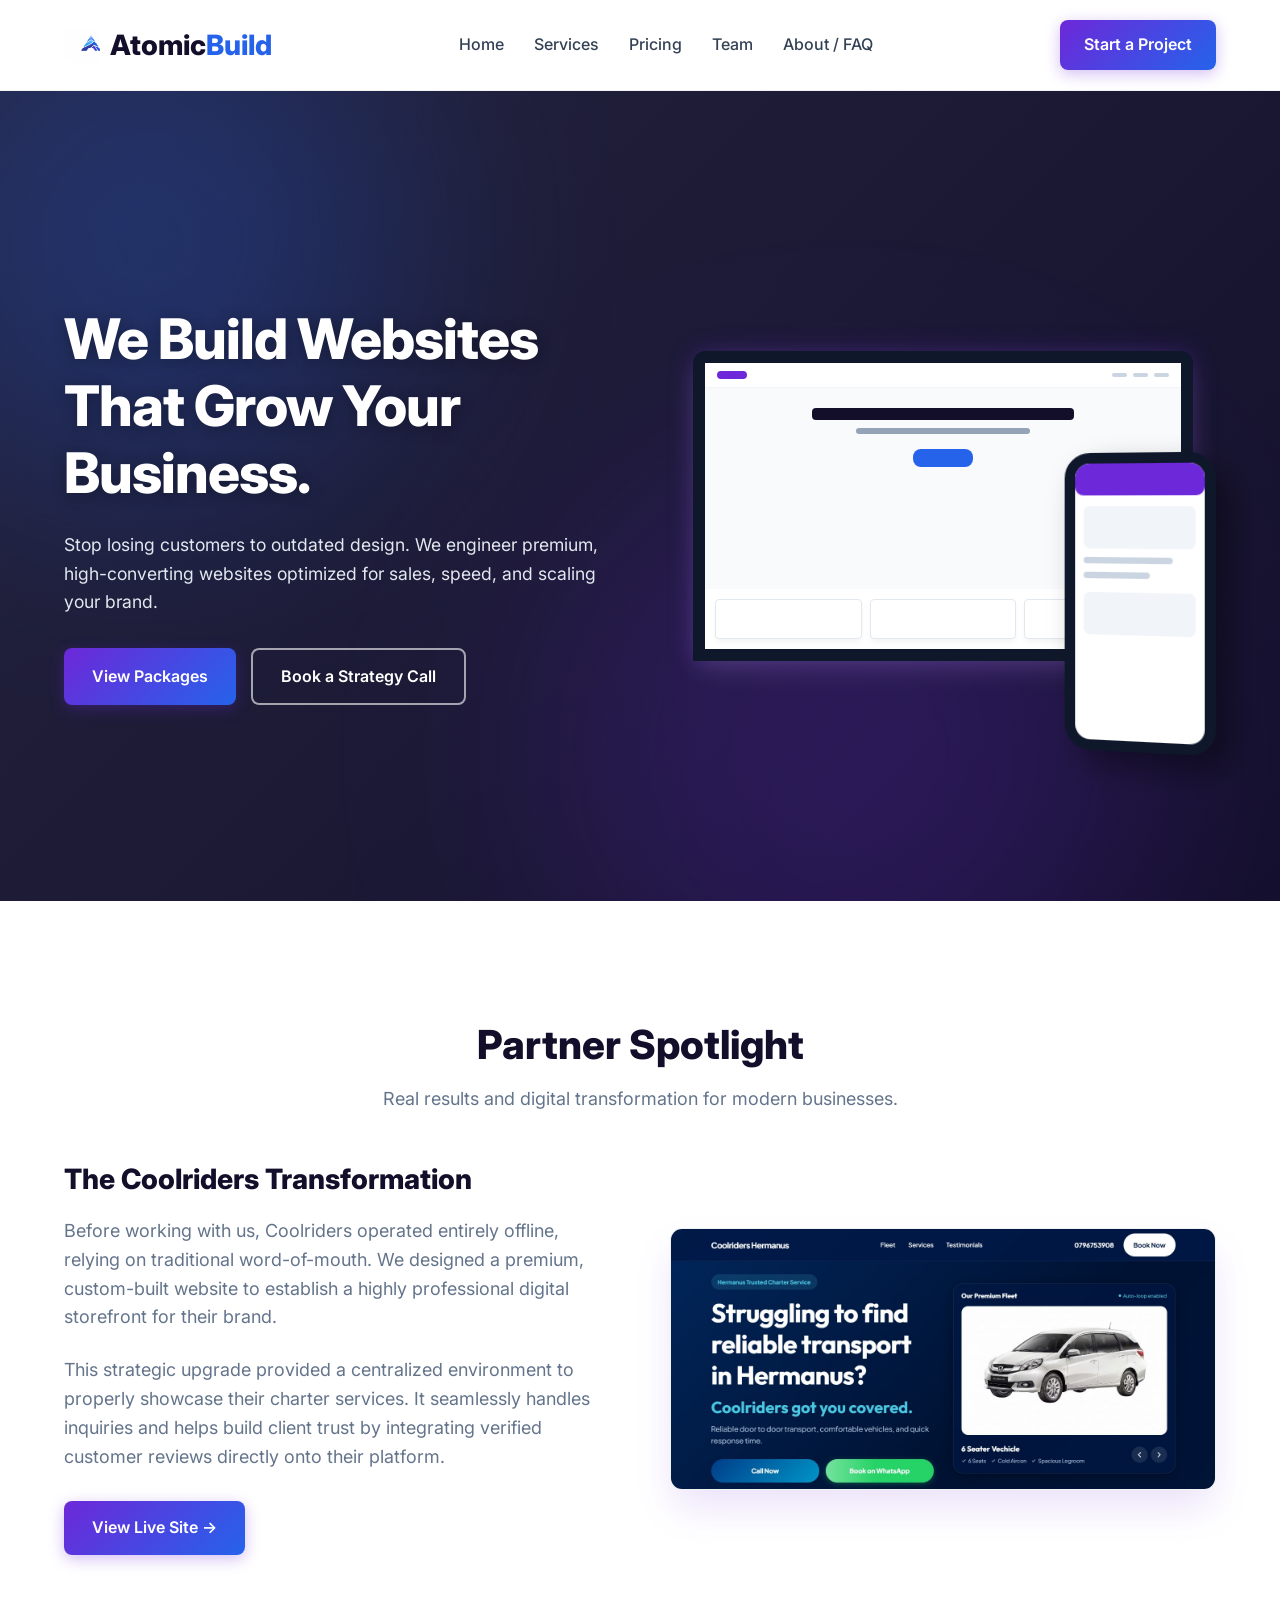
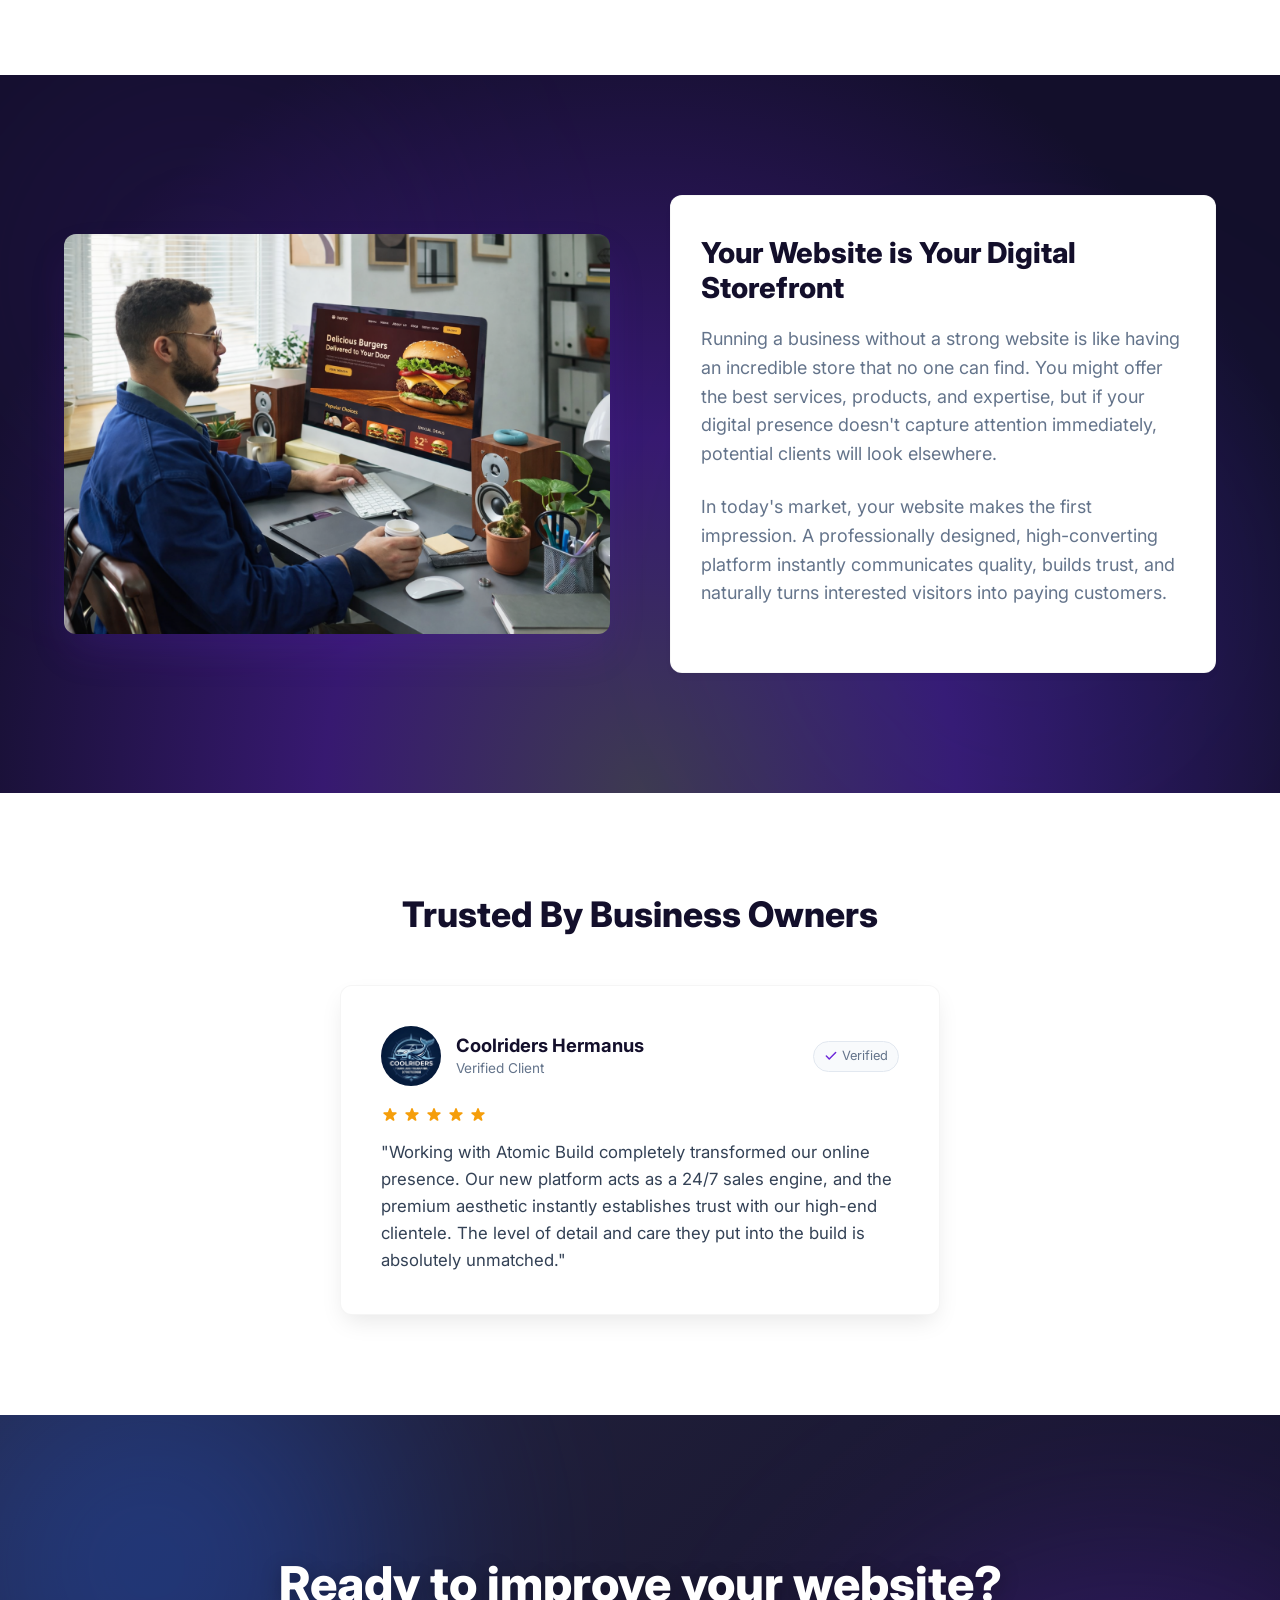
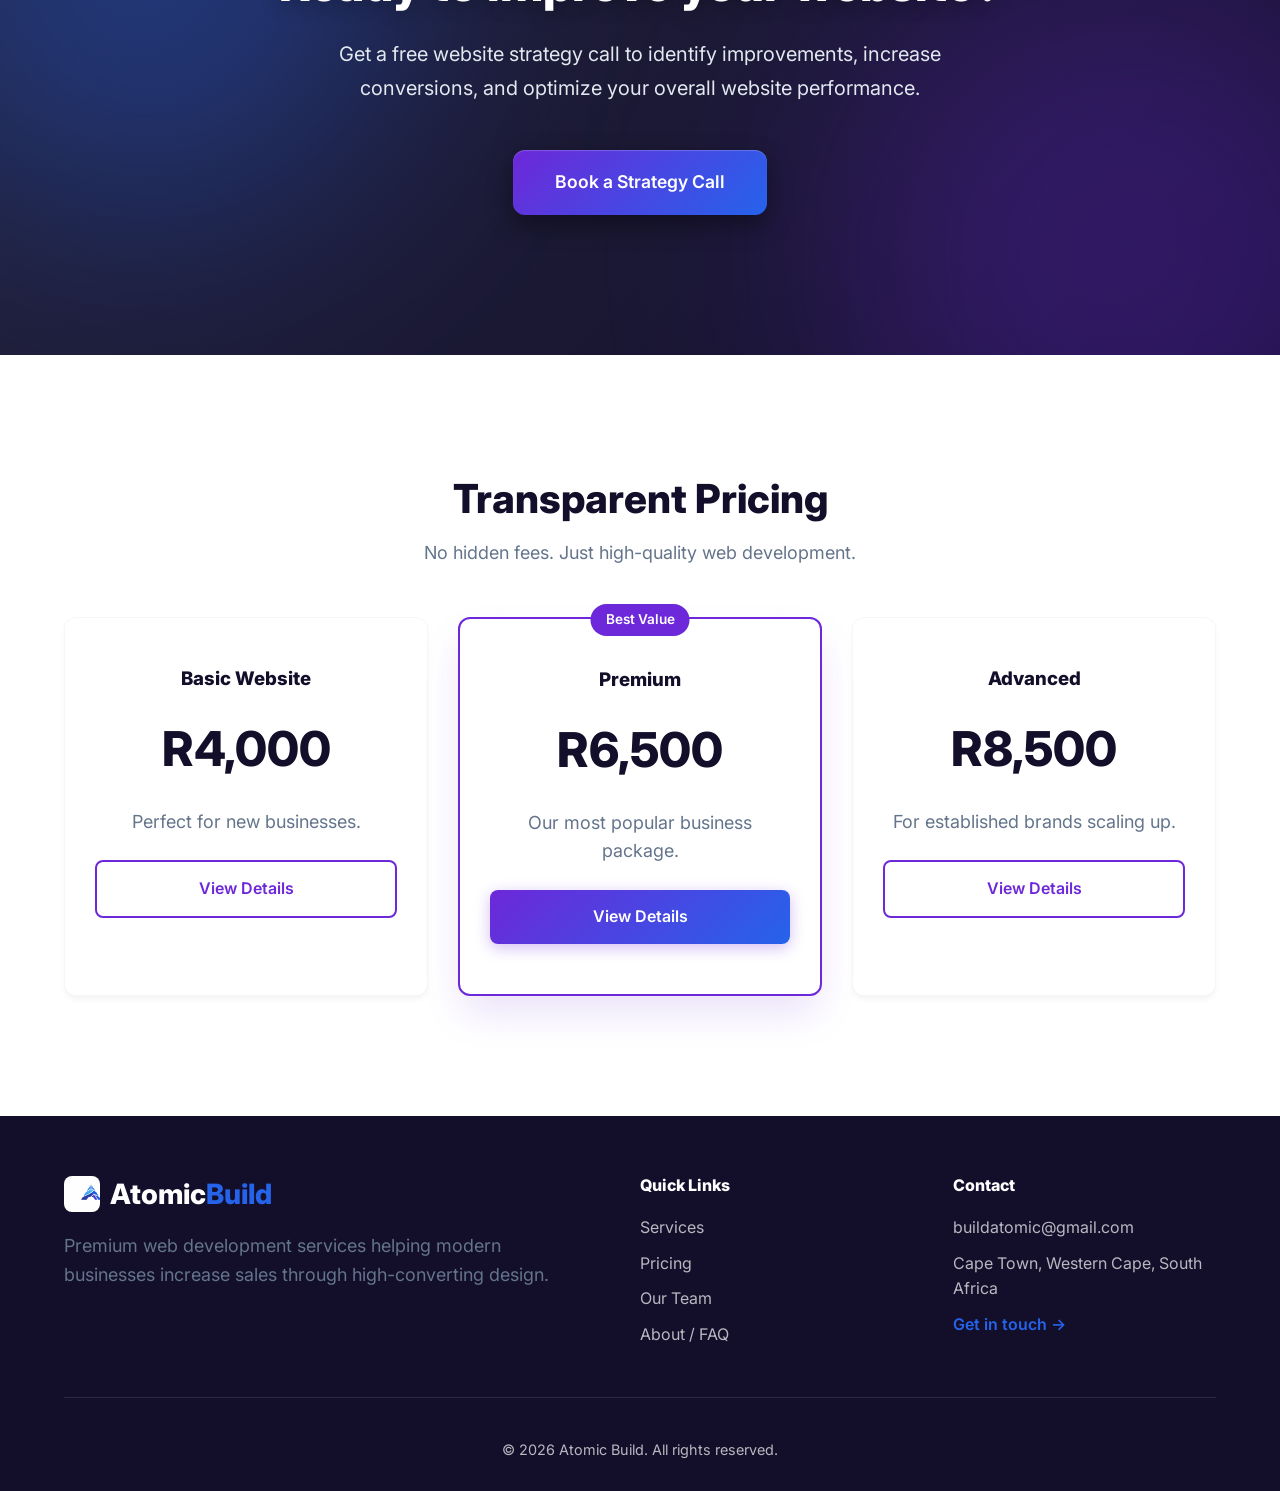
<file: index.html>
<!DOCTYPE html>
<html lang="en">
<head>
    <meta charset="UTF-8">
    <meta name="viewport" content="width=device-width, initial-scale=1.0">
    <title>Atomic Build | Premium Web Development</title>
    <link rel="stylesheet" href="style.css">
</head>
<body>

    <nav class="navbar">
        <div class="container nav-container">
            <a href="index.html" class="logo">
                <div class="logo-mark"></div>
                <div class="logo-text">Atomic<span>Build</span></div>
            </a>
            <ul class="nav-links">
                <li><a href="index.html">Home</a></li>
                <li><a href="services.html">Services</a></li>
                <li><a href="pricing.html">Pricing</a></li>
                <li><a href="team.html">Team</a></li>
                <li><a href="support.html">About / FAQ</a></li>
            </ul>
            <div class="nav-actions">
                <a href="contact.html" class="btn btn-primary">Start a Project</a>
                <div class="menu-toggle">
                    <span></span>
                    <span></span>
                    <span></span>
                </div>
            </div>
        </div>
    </nav>

    <section class="hero">
        <div class="hero-glow-1"></div>
        <div class="hero-glow-2"></div>
        
        <div class="container hero-grid">
            <div class="hero-content">
                <h1>We Build Websites That Grow Your Business.</h1>
                <p>Stop losing customers to outdated design. We engineer premium, high-converting websites optimized for sales, speed, and scaling your brand.</p>
                <div class="hero-buttons">
                    <a href="pricing.html" class="btn btn-primary btn-shine">View Packages</a>
                    <a href="contact.html" class="btn btn-outline" style="border-color: rgba(255,255,255,0.6); color: #fff;">Book a Strategy Call</a>
                </div>
            </div>
            
            <div class="hero-visual-container">
                <div class="mockup-laptop">
                    <div class="ui-nav">
                        <div class="ui-logo"></div>
                        <div class="ui-links"><span></span><span></span><span></span></div>
                    </div>
                    <div class="ui-hero">
                        <div class="ui-title"></div>
                        <div class="ui-subtitle"></div>
                        <div class="ui-btn"></div>
                    </div>
                    <div class="ui-cards">
                        <div class="ui-card"></div>
                        <div class="ui-card"></div>
                        <div class="ui-card"></div>
                    </div>
                </div>
                <div class="mockup-mobile">
                    <div class="ui-mob-header"></div>
                    <div class="ui-mob-body">
                        <div class="ui-mob-box"></div>
                        <div class="ui-mob-line"></div>
                        <div class="ui-mob-line" style="width: 60%;"></div>
                        <div class="ui-mob-box" style="margin-top: 5px;"></div>
                    </div>
                </div>
            </div>
        </div>
    </section>

    <section class="section partner-spotlight" id="spotlight">
        <div class="container">
            <div class="text-center" style="margin-bottom: 50px;">
                <h2>Partner Spotlight</h2>
                <p>Real results and digital transformation for modern businesses.</p>
            </div>
            
            <div class="spotlight-grid">
                <div class="spotlight-content reveal">
                    <h3>The Coolriders Transformation</h3>
                    <p>Before working with us, Coolriders operated entirely offline, relying on traditional word-of-mouth. We designed a premium, custom-built website to establish a highly professional digital storefront for their brand.</p>
                    <p>This strategic upgrade provided a centralized environment to properly showcase their charter services. It seamlessly handles inquiries and helps build client trust by integrating verified customer reviews directly onto their platform.</p>
                    
                    <div style="margin-top: 30px;">
                        <a href="https://coolriders.co.za/" class="btn btn-primary">View Live Site &rarr;</a>
                    </div>
                </div>
                
                <div class="spotlight-visuals reveal">
                    <div class="spotlight-image-container">
                        <img src="images/screencool.jpg" alt="Live Website Preview">
                    </div>
                </div>
            </div>
        </div>
    </section>

    <section class="section story-section">
        <div class="ambient-motion-bg"></div>
        
        <div class="container story-grid">
            <div class="story-image-container reveal">
                <img src="images/burgersite.png" alt="Website as a digital cover strategy" style="width: 100%; height: 100%; min-height: 400px; background: #cbd5e1; display: block; object-fit: cover;">
            </div>
            <div class="story-text-card card reveal">
                <h3 style="color: var(--primary); font-size: 1.8rem; margin-bottom: 20px;">Your Website is Your Digital Storefront</h3>
                <p>Running a business without a strong website is like having an incredible store that no one can find. You might offer the best services, products, and expertise, but if your digital presence doesn't capture attention immediately, potential clients will look elsewhere.</p>
                <p>In today's market, your website makes the first impression. A professionally designed, high-converting platform instantly communicates quality, builds trust, and naturally turns interested visitors into paying customers.</p>
            </div>
        </div>
    </section>

    <section class="section trust-section">
        <div class="container">
            <div class="text-center">
                <h2 class="trust-heading">Trusted by Business Owners</h2>
            </div>
            <div class="trust-container reveal">
                <div class="trust-card">
                    <div class="trust-card-header">
                        <img src="images/coolriderslogo.png" alt="Client Avatar" class="trust-avatar">
                        <div class="trust-meta">
                            <div class="trust-name">Coolriders Hermanus</div>
                            <div class="trust-role">Verified Client</div>
                        </div>
                        <div class="trust-indicator">
                            <svg viewBox="0 0 24 24" width="14" height="14" stroke="currentColor" stroke-width="2.5" fill="none" stroke-linecap="round" stroke-linejoin="round"><polyline points="20 6 9 17 4 12"></polyline></svg>
                            <span>Verified</span>
                        </div>
                    </div>
                    <div class="trust-stars">
                        <svg width="18" height="18" fill="#f59e0b" viewBox="0 0 20 20"><path d="M9.049 2.927c.3-.921 1.603-.921 1.902 0l1.07 3.292a1 1 0 00.95.69h3.462c.969 0 1.371 1.24.588 1.81l-2.8 2.034a1 1 0 00-.364 1.118l1.07 3.292c.3.921-.755 1.688-1.54 1.118l-2.8-2.034a1 1 0 00-1.175 0l-2.8 2.034c-.784.57-1.838-.197-1.539-1.118l1.07-3.292a1 1 0 00-.364-1.118L2.98 8.72c-.783-.57-.38-1.81.588-1.81h3.461a1 1 0 00.951-.69l1.07-3.292z"></path></svg>
                        <svg width="18" height="18" fill="#f59e0b" viewBox="0 0 20 20"><path d="M9.049 2.927c.3-.921 1.603-.921 1.902 0l1.07 3.292a1 1 0 00.95.69h3.462c.969 0 1.371 1.24.588 1.81l-2.8 2.034a1 1 0 00-.364 1.118l1.07 3.292c.3.921-.755 1.688-1.54 1.118l-2.8-2.034a1 1 0 00-1.175 0l-2.8 2.034c-.784.57-1.838-.197-1.539-1.118l1.07-3.292a1 1 0 00-.364-1.118L2.98 8.72c-.783-.57-.38-1.81.588-1.81h3.461a1 1 0 00.951-.69l1.07-3.292z"></path></svg>
                        <svg width="18" height="18" fill="#f59e0b" viewBox="0 0 20 20"><path d="M9.049 2.927c.3-.921 1.603-.921 1.902 0l1.07 3.292a1 1 0 00.95.69h3.462c.969 0 1.371 1.24.588 1.81l-2.8 2.034a1 1 0 00-.364 1.118l1.07 3.292c.3.921-.755 1.688-1.54 1.118l-2.8-2.034a1 1 0 00-1.175 0l-2.8 2.034c-.784.57-1.838-.197-1.539-1.118l1.07-3.292a1 1 0 00-.364-1.118L2.98 8.72c-.783-.57-.38-1.81.588-1.81h3.461a1 1 0 00.951-.69l1.07-3.292z"></path></svg>
                        <svg width="18" height="18" fill="#f59e0b" viewBox="0 0 20 20"><path d="M9.049 2.927c.3-.921 1.603-.921 1.902 0l1.07 3.292a1 1 0 00.95.69h3.462c.969 0 1.371 1.24.588 1.81l-2.8 2.034a1 1 0 00-.364 1.118l1.07 3.292c.3.921-.755 1.688-1.54 1.118l-2.8-2.034a1 1 0 00-1.175 0l-2.8 2.034c-.784.57-1.838-.197-1.539-1.118l1.07-3.292a1 1 0 00-.364-1.118L2.98 8.72c-.783-.57-.38-1.81.588-1.81h3.461a1 1 0 00.951-.69l1.07-3.292z"></path></svg>
                        <svg width="18" height="18" fill="#f59e0b" viewBox="0 0 20 20"><path d="M9.049 2.927c.3-.921 1.603-.921 1.902 0l1.07 3.292a1 1 0 00.95.69h3.462c.969 0 1.371 1.24.588 1.81l-2.8 2.034a1 1 0 00-.364 1.118l1.07 3.292c.3.921-.755 1.688-1.54 1.118l-2.8-2.034a1 1 0 00-1.175 0l-2.8 2.034c-.784.57-1.838-.197-1.539-1.118l1.07-3.292a1 1 0 00-.364-1.118L2.98 8.72c-.783-.57-.38-1.81.588-1.81h3.461a1 1 0 00.951-.69l1.07-3.292z"></path></svg>
                    </div>
                    <p class="trust-review">"Working with Atomic Build completely transformed our online presence. Our new platform acts as a 24/7 sales engine, and the premium aesthetic instantly establishes trust with our high-end clientele. The level of detail and care they put into the build is absolutely unmatched."</p>
                </div>
            </div>
        </div>
    </section>

    <section class="section cta-gradient-section">
        <div class="cta-glow-1"></div>
        <div class="cta-glow-2"></div>
        
        <div class="container text-center reveal cta-content-wrapper">
            <h2 class="cta-headline">Ready to improve your website?</h2>
            <p class="cta-description">Get a free website strategy call to identify improvements, increase conversions, and optimize your overall website performance.</p>
            <a href="https://calendly.com/buildatomic/30min" target="_blank" class="btn btn-primary btn-shine cta-btn">Book a Strategy Call</a>
        </div>
    </section>

    <section class="section" style="background: var(--white);">
        <div class="container">
            <div class="text-center">
                <h2>Transparent Pricing</h2>
                <p>No hidden fees. Just high-quality web development.</p>
            </div>
            <div class="grid-3">
                <div class="card pricing-card reveal">
                    <h3>Basic Website</h3>
                    <div class="price">R4,000</div>
                    <p>Perfect for new businesses.</p>
                    <a href="pricing.html" class="btn btn-outline" style="width: 100%;">View Details</a>
                </div>
                <div class="card pricing-card premium reveal">
                    <h3>Premium</h3>
                    <div class="price">R6,500</div>
                    <p>Our most popular business package.</p>
                    <a href="pricing.html" class="btn btn-primary btn-shine" style="width: 100%;">View Details</a>
                </div>
                <div class="card pricing-card reveal">
                    <h3>Advanced</h3>
                    <div class="price">R8,500</div>
                    <p>For established brands scaling up.</p>
                    <a href="pricing.html" class="btn btn-outline" style="width: 100%;">View Details</a>
                </div>
            </div>
        </div>
    </section>

    <footer class="footer">
        <div class="container">
            <div class="footer-grid">
                <div>
                    <a href="index.html" class="footer-logo">
                        <div class="logo-mark"></div>
                        <div class="logo-text">Atomic<span>Build</span></div>
                    </a>
                    <p>Premium web development services helping modern businesses increase sales through high-converting design.</p>
                </div>
                <div>
                    <h4>Quick Links</h4>
                    <ul>
                        <li><a href="services.html">Services</a></li>
                        <li><a href="pricing.html">Pricing</a></li>
                        <li><a href="team.html">Our Team</a></li>
                        <li><a href="support.html">About / FAQ</a></li>
                    </ul>
                </div>
                <div>
                    <h4>Contact</h4>
                    <ul>
                        <li>buildatomic@gmail.com</li>
                        <li>Cape Town, Western Cape, South Africa</li>
                        <li><a href="contact.html" style="color: var(--accent); font-weight: 600;">Get in touch &rarr;</a></li>
                    </ul>
                </div>
            </div>
            <div class="footer-bottom">
                &copy; 2026 Atomic Build. All rights reserved.
            </div>
        </div>
    </footer>

    <script src="script.js"></script>
</body>
</html>
</file>
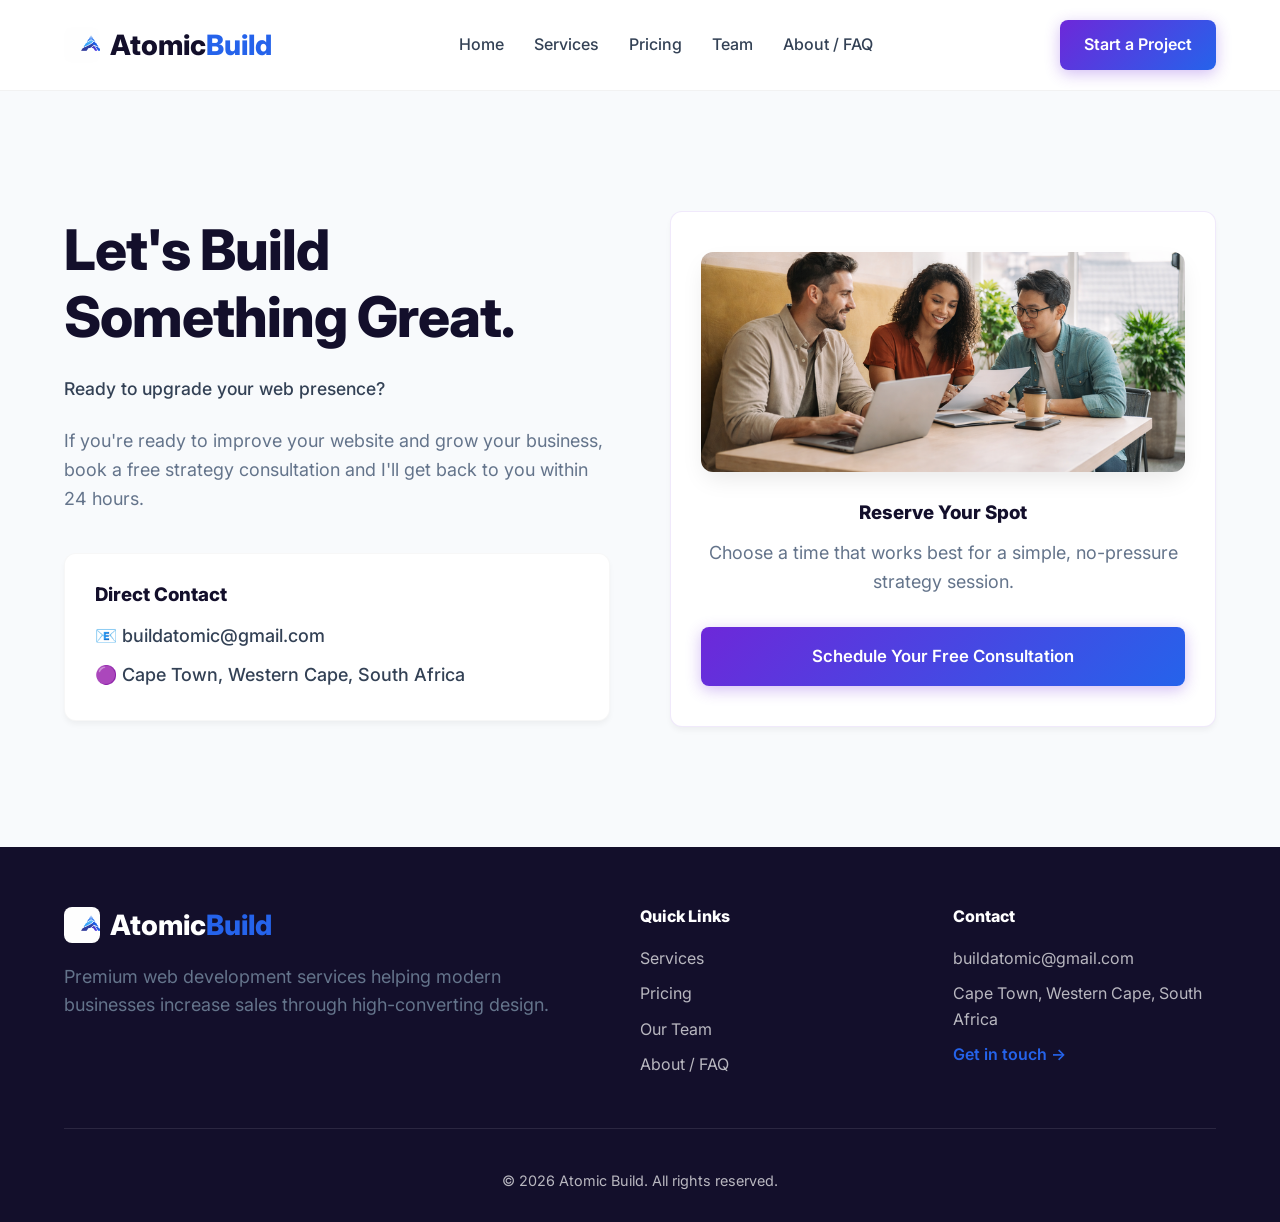
<file: contact.html>
<!DOCTYPE html>
<html lang="en">
<head>
    <meta charset="UTF-8">
    <meta name="viewport" content="width=device-width, initial-scale=1.0">
    <title>Contact | Atomic Build</title>
    <link rel="stylesheet" href="style.css">
</head>
<body>
    <nav class="navbar">
        <div class="container nav-container">
            <a href="index.html" class="logo">
                <div class="logo-mark"></div>
                <div class="logo-text">Atomic<span>Build</span></div>
            </a>
            <ul class="nav-links">
                <li><a href="index.html">Home</a></li>
                <li><a href="services.html">Services</a></li>
                <li><a href="pricing.html">Pricing</a></li>
                <li><a href="team.html">Team</a></li>
                <li><a href="support.html">About / FAQ</a></li>
            </ul>
            <div class="nav-actions">
                <a href="contact.html" class="btn btn-primary">Start a Project</a>
                <div class="menu-toggle">
                    <span></span><span></span><span></span>
                </div>
            </div>
        </div>
    </nav>

    <section class="section">
        <div class="container">
            <div class="contact-grid" style="align-items: center;">
                <div class="reveal">
                    <h1>Let's Build Something Great.</h1>
                    <p style="font-size: 1.1rem; color: var(--text-main); font-weight: 500;">Ready to upgrade your web presence?</p>
                    <p>If you're ready to improve your website and grow your business, book a free strategy consultation and I'll get back to you within 24 hours.</p>
                    
                    <div style="margin-top: 40px; background: var(--white); padding: 30px; border-radius: 12px; box-shadow: var(--shadow-sm); border: 1px solid rgba(0,0,0,0.03);">
                        <h3 style="margin-bottom: 15px;">Direct Contact</h3>
                        <p style="margin-bottom: 10px; color: var(--text-main); font-weight: 500;">📧 buildatomic@gmail.com</p>
                        <p style="margin-bottom: 0; color: var(--text-main); font-weight: 500;">🟣 Cape Town, Western Cape, South Africa</p>
                    </div>
                </div>

                <div class="card reveal text-center" style="padding: 40px 30px; border: 1px solid rgba(109, 40, 217, 0.1);">
                    <div class="booking-image-wrapper" style="margin-bottom: 30px; border-radius: var(--radius); overflow: hidden; box-shadow: var(--shadow-md);">
                        <img src="images/bookpic.png" alt="Strategy Consultation" style="width: 100%; height: 220px; object-fit: cover; background: #e2e8f0;">
                    </div>
                    <h3 style="margin-bottom: 15px;">Reserve Your Spot</h3>
                    <p style="margin-bottom: 30px; color: var(--text-muted);">Choose a time that works best for a simple, no-pressure strategy session.</p>
                    
                    <a href="https://calendly.com/buildatomic/30min" target="_blank" class="btn btn-primary btn-shine" style="width: 100%; font-size: 1.05rem; padding: 16px;">Schedule Your Free Consultation</a>
                </div>
            </div>
        </div>
    </section>

    <footer class="footer">
        <div class="container">
            <div class="footer-grid">
                <div>
                    <a href="index.html" class="footer-logo">
                        <div class="logo-mark"></div>
                        <div class="logo-text">Atomic<span>Build</span></div>
                    </a>
                    <p>Premium web development services helping modern businesses increase sales through high-converting design.</p>
                </div>
                <div>
                    <h4>Quick Links</h4>
                    <ul>
                        <li><a href="services.html">Services</a></li>
                        <li><a href="pricing.html">Pricing</a></li>
                        <li><a href="team.html">Our Team</a></li>
                        <li><a href="support.html">About / FAQ</a></li>
                    </ul>
                </div>
                <div>
                    <h4>Contact</h4>
                    <ul>
                        <li>buildatomic@gmail.com</li>
                        <li>Cape Town, Western Cape, South Africa</li>
                        <li><a href="contact.html" style="color: var(--accent); font-weight: 600;">Get in touch →</a></li>
                    </ul>
                </div>
            </div>
            <div class="footer-bottom">&copy; 2026 Atomic Build. All rights reserved.</div>
        </div>
    </footer>
    <script src="script.js"></script>
</body>
</html>
</file>
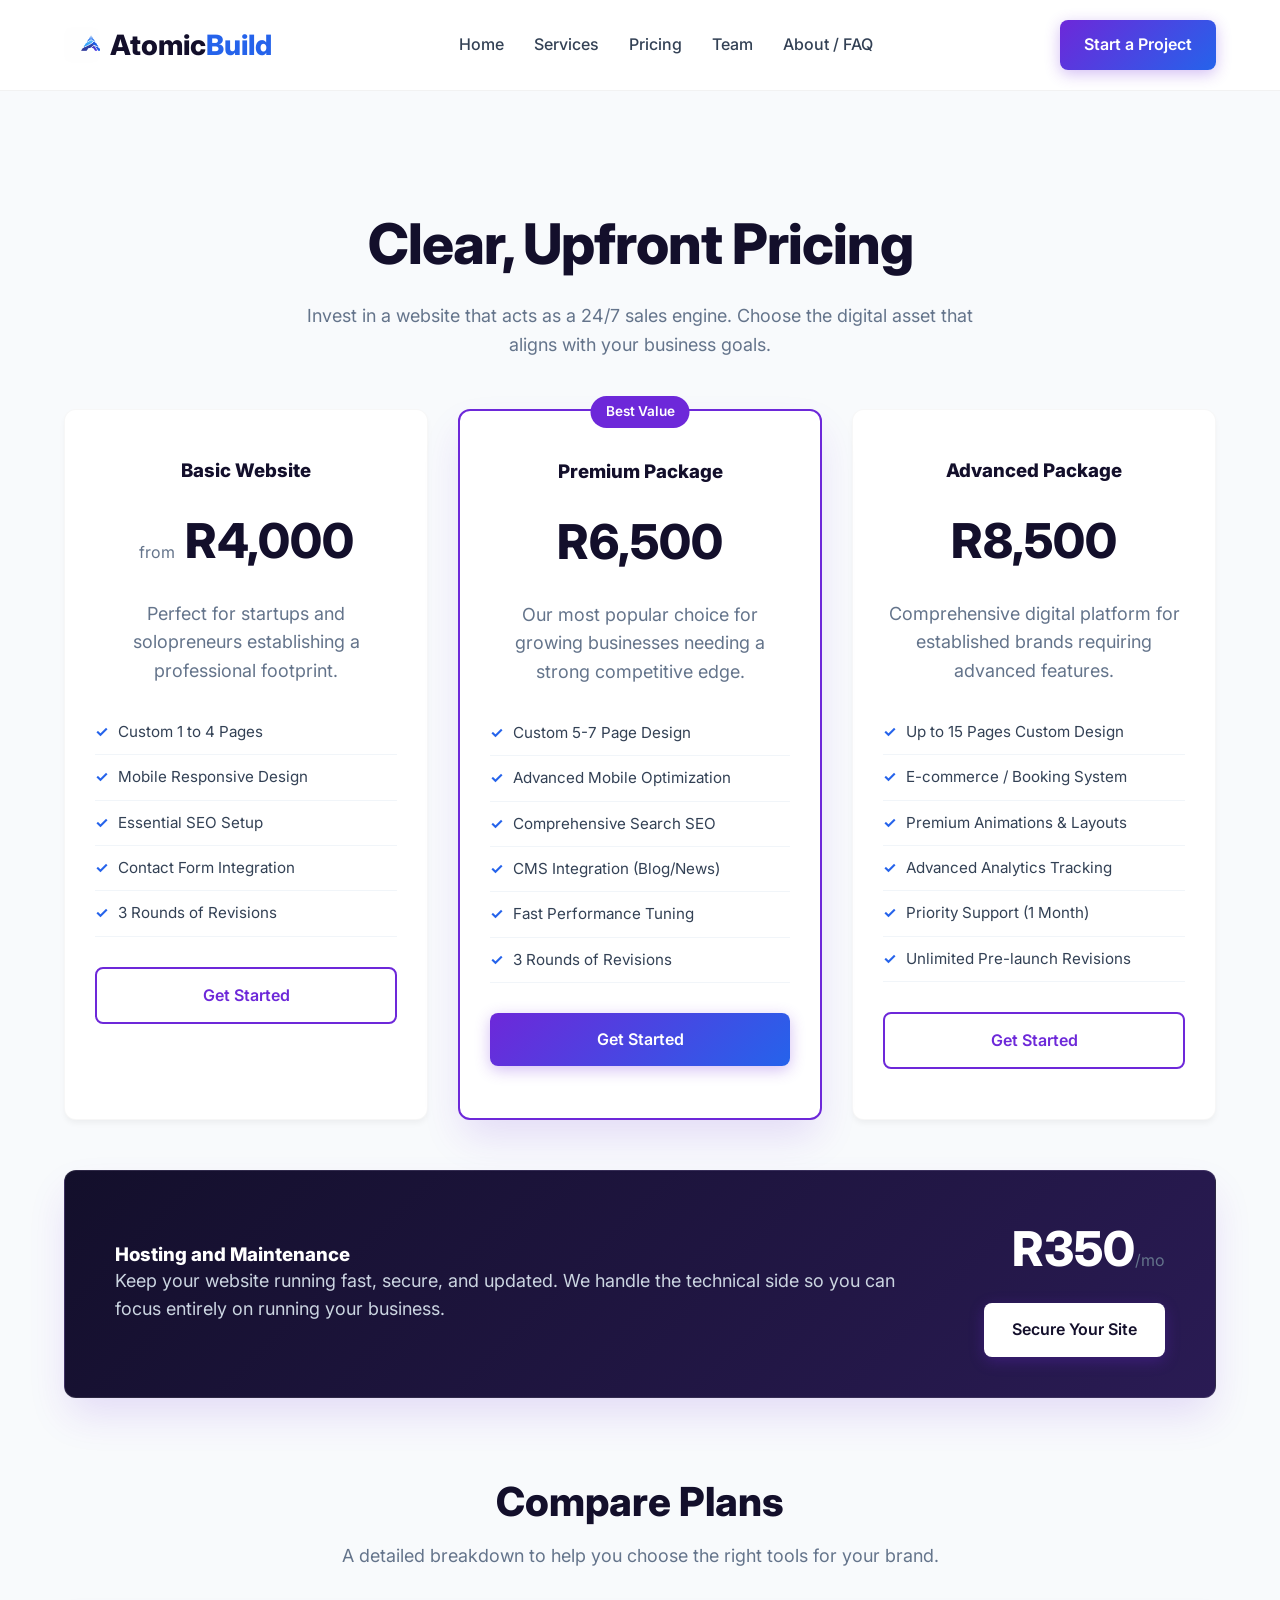
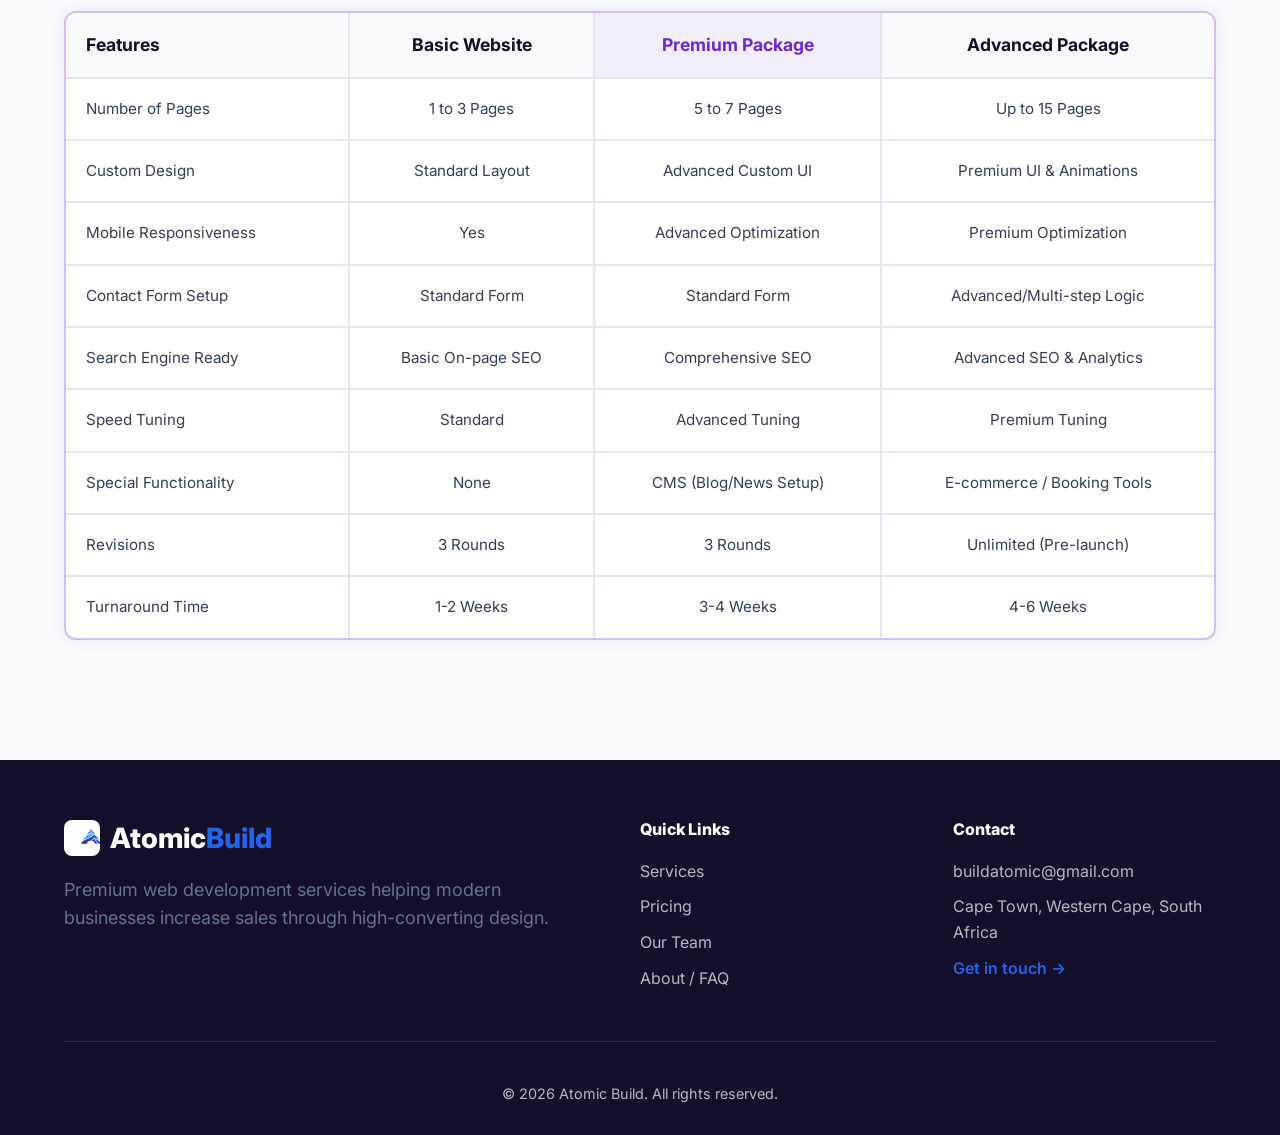
<file: pricing.html>
<!DOCTYPE html>
<html lang="en">
<head>
    <meta charset="UTF-8">
    <meta name="viewport" content="width=device-width, initial-scale=1.0">
    <title>Pricing | Atomic Build</title>
    <link rel="stylesheet" href="style.css">
</head>
<body>
    <nav class="navbar">
        <div class="container nav-container">
            <a href="index.html" class="logo">
                <div class="logo-mark"></div>
                <div class="logo-text">Atomic<span>Build</span></div>
            </a>
            <ul class="nav-links">
                <li><a href="index.html">Home</a></li>
                <li><a href="services.html">Services</a></li>
                <li><a href="pricing.html">Pricing</a></li>
                <li><a href="team.html">Team</a></li>
                <li><a href="support.html">About / FAQ</a></li>
            </ul>
            <div class="nav-actions">
                <a href="contact.html" class="btn btn-primary">Start a Project</a>
                <div class="menu-toggle"><span></span><span></span><span></span></div>
            </div>
        </div>
    </nav>

    <section class="section">
        <div class="container">
            <div class="text-center" style="max-width: 700px; margin: 0 auto 50px;">
                <h1>Clear, Upfront Pricing</h1>
                <p>Invest in a website that acts as a 24/7 sales engine. Choose the digital asset that aligns with your business goals.</p>
            </div>

            <div class="grid-3">
                <div class="card pricing-card reveal">
                    <h3>Basic Website</h3>
                    <div class="price"><span>from</span> R4,000</div>
                    <p>Perfect for startups and solopreneurs establishing a professional footprint.</p>
                    <ul class="feature-list">
                        <li>Custom 1 to 4 Pages</li>
                        <li>Mobile Responsive Design</li>
                        <li>Essential SEO Setup</li>
                        <li>Contact Form Integration</li>
                        <li>3 Rounds of Revisions</li>
                    </ul>
                    <a href="contact.html" class="btn btn-outline" style="width: 100%;">Get Started</a>
                </div>

                <div class="card pricing-card premium reveal">
                    <h3>Premium Package</h3>
                    <div class="price">R6,500</div>
                    <p>Our most popular choice for growing businesses needing a strong competitive edge.</p>
                    <ul class="feature-list">
                        <li>Custom 5-7 Page Design</li>
                        <li>Advanced Mobile Optimization</li>
                        <li>Comprehensive Search SEO</li>
                        <li>CMS Integration (Blog/News)</li>
                        <li>Fast Performance Tuning</li>
                        <li>3 Rounds of Revisions</li>
                    </ul>
                    <a href="contact.html" class="btn btn-primary" style="width: 100%;">Get Started</a>
                </div>

                <div class="card pricing-card reveal">
                    <h3>Advanced Package</h3>
                    <div class="price">R8,500</div>
                    <p>Comprehensive digital platform for established brands requiring advanced features.</p>
                    <ul class="feature-list">
                        <li>Up to 15 Pages Custom Design</li>
                        <li>E-commerce / Booking System</li>
                        <li>Premium Animations & Layouts</li>
                        <li>Advanced Analytics Tracking</li>
                        <li>Priority Support (1 Month)</li>
                        <li>Unlimited Pre-launch Revisions</li>
                    </ul>
                    <a href="contact.html" class="btn btn-outline" style="width: 100%;">Get Started</a>
                </div>
            </div>

            <div class="maintenance-card reveal">
                <div>
                    <h3>Hosting and Maintenance</h3>
                    <p>Keep your website running fast, secure, and updated. We handle the technical side so you can focus entirely on running your business.</p>
                </div>
                <div class="price-wrap">
                    <div class="price" style="margin-bottom: 15px;">R350<span>/mo</span></div>
                    <a href="contact.html" class="btn btn-primary" style="background: var(--white); color: var(--primary);">Secure Your Site</a>
                </div>
            </div>

            <div class="comparison-wrapper reveal">
                <div class="text-center" style="margin-bottom: 40px;">
                    <h2>Compare Plans</h2>
                    <p>A detailed breakdown to help you choose the right tools for your brand.</p>
                </div>
                <div class="table-responsive">
                    <table class="compare-table">
                        <thead>
                            <tr>
                                <th>Features</th>
                                <th>Basic Website</th>
                                <th class="highlight">Premium Package</th>
                                <th>Advanced Package</th>
                            </tr>
                        </thead>
                        <tbody>
                            <tr>
                                <td>Number of Pages</td>
                                <td>1 to 3 Pages</td>
                                <td>5 to 7 Pages</td>
                                <td>Up to 15 Pages</td>
                            </tr>
                            <tr>
                                <td>Custom Design</td>
                                <td>Standard Layout</td>
                                <td>Advanced Custom UI</td>
                                <td>Premium UI & Animations</td>
                            </tr>
                            <tr>
                                <td>Mobile Responsiveness</td>
                                <td>Yes</td>
                                <td>Advanced Optimization</td>
                                <td>Premium Optimization</td>
                            </tr>
                            <tr>
                                <td>Contact Form Setup</td>
                                <td>Standard Form</td>
                                <td>Standard Form</td>
                                <td>Advanced/Multi-step Logic</td>
                            </tr>
                            <tr>
                                <td>Search Engine Ready</td>
                                <td>Basic On-page SEO</td>
                                <td>Comprehensive SEO</td>
                                <td>Advanced SEO & Analytics</td>
                            </tr>
                            <tr>
                                <td>Speed Tuning</td>
                                <td>Standard</td>
                                <td>Advanced Tuning</td>
                                <td>Premium Tuning</td>
                            </tr>
                            <tr>
                                <td>Special Functionality</td>
                                <td>None</td>
                                <td>CMS (Blog/News Setup)</td>
                                <td>E-commerce / Booking Tools</td>
                            </tr>
                            <tr>
                                <td>Revisions</td>
                                <td>3 Rounds</td>
                                <td>3 Rounds</td>
                                <td>Unlimited (Pre-launch)</td>
                            </tr>
                            <tr>
                                <td>Turnaround Time</td>
                                <td>1-2 Weeks</td>
                                <td>3-4 Weeks</td>
                                <td>4-6 Weeks</td>
                            </tr>
                        </tbody>
                    </table>
                </div>
            </div>

        </div>
    </section>

    <footer class="footer">
        <div class="container">
            <div class="footer-grid">
                <div>
                    <a href="index.html" class="footer-logo"><div class="logo-mark"></div><div class="logo-text">Atomic<span>Build</span></div></a>
                    <p>Premium web development services helping modern businesses increase sales through high-converting design.</p>
                </div>
                <div>
                    <h4>Quick Links</h4>
                    <ul><li><a href="services.html">Services</a></li><li><a href="pricing.html">Pricing</a></li><li><a href="team.html">Our Team</a></li><li><a href="support.html">About / FAQ</a></li></ul>
                </div>
                <div>
                    <h4>Contact</h4>
                    <ul><li>buildatomic@gmail.com</li><li>Cape Town, Western Cape, South Africa</li><li><a href="contact.html" style="color: var(--accent); font-weight: 600;">Get in touch →</a></li></ul>
                </div>
            </div>
            <div class="footer-bottom">&copy; 2026 Atomic Build. All rights reserved.</div>
        </div>
    </footer>
    <script src="script.js"></script>
</body>
</html>
</file>
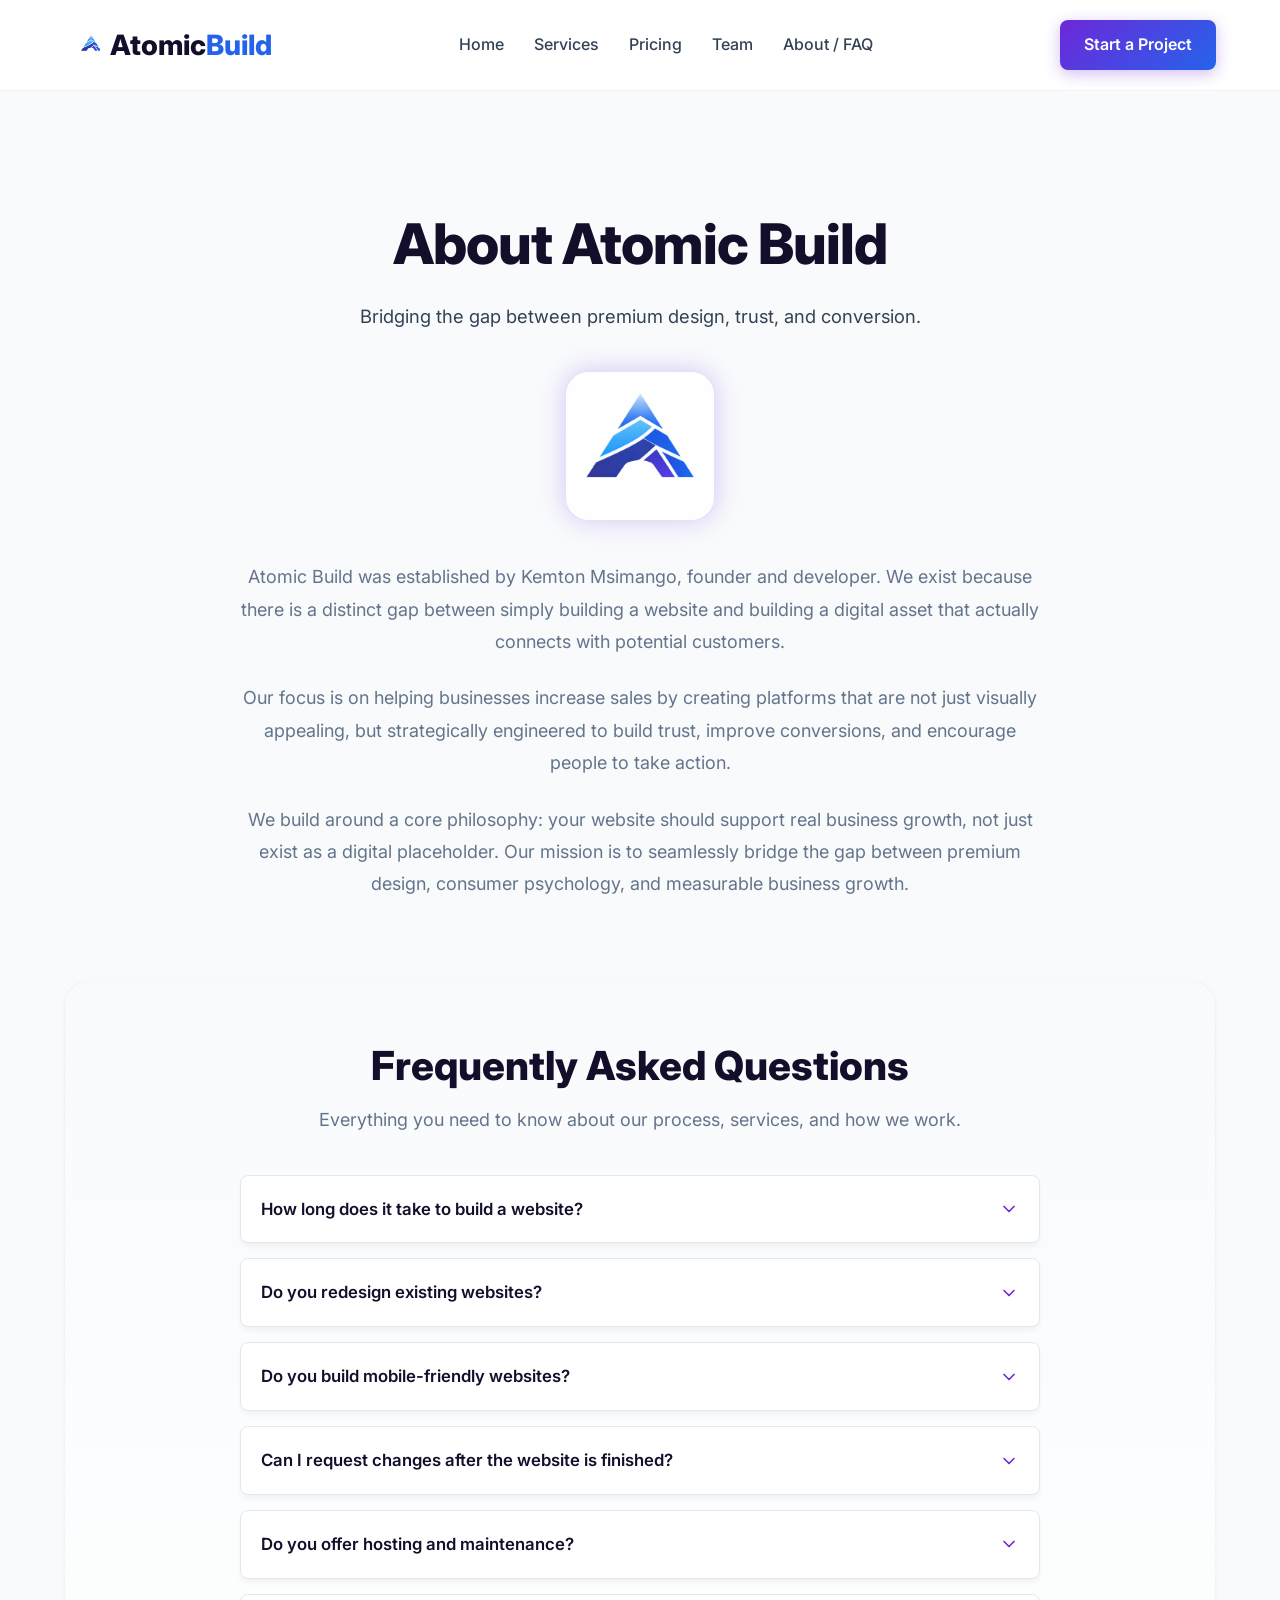
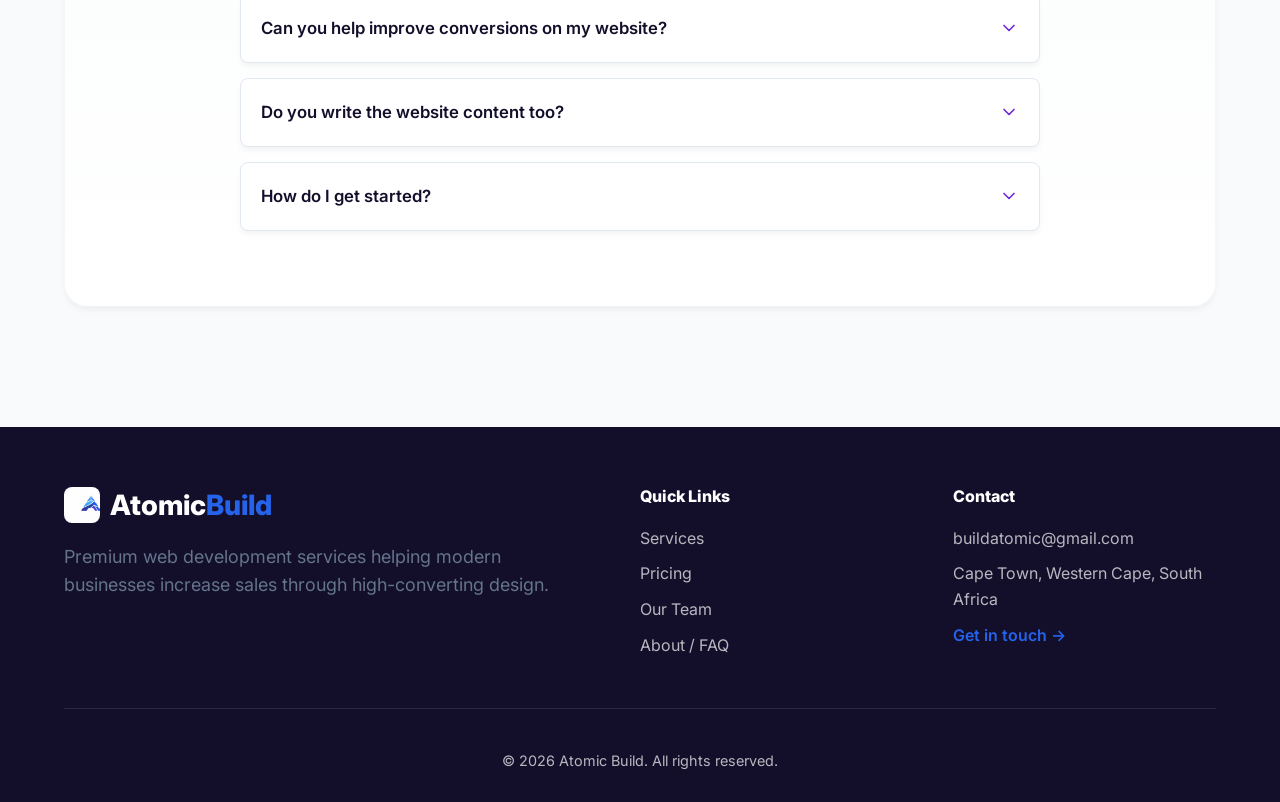
<file: support.html>
<!DOCTYPE html>
<html lang="en">
<head>
    <meta charset="UTF-8">
    <meta name="viewport" content="width=device-width, initial-scale=1.0">
    <title>About & FAQ | Atomic Build</title>
    <link rel="stylesheet" href="style.css">
</head>
<body>
    <nav class="navbar">
        <div class="container nav-container">
            <a href="index.html" class="logo">
                <div class="logo-mark"></div>
                <div class="logo-text">Atomic<span>Build</span></div>
            </a>
            <ul class="nav-links">
                <li><a href="index.html">Home</a></li>
                <li><a href="services.html">Services</a></li>
                <li><a href="pricing.html">Pricing</a></li>
                <li><a href="team.html">Team</a></li>
                <li><a href="support.html">About / FAQ</a></li>
            </ul>
            <div class="nav-actions">
                <a href="contact.html" class="btn btn-primary">Start a Project</a>
                <div class="menu-toggle"><span></span><span></span><span></span></div>
            </div>
        </div>
    </nav>

    <section class="section">
        <div class="container">
            
            <div class="text-center reveal" style="max-width: 800px; margin: 0 auto 40px;">
                <h1>About Atomic Build</h1>
                <p style="font-size: 1.15rem; color: var(--text-main);">Bridging the gap between premium design, trust, and conversion.</p>
            </div>

            <div class="about-logo-wrapper text-center reveal">
                <div class="about-logo-container">
                    <img src="images/atomiclogo.png" alt="Atomic Build Logo" style="background: #e2e8f0;">
                </div>
            </div>

            <div class="about-content-wrapper reveal" style="max-width: 800px; margin: 0 auto 80px; font-size: 1.1rem; line-height: 1.8; color: var(--text-main); text-align: center;">
                <p>Atomic Build was established by Kemton Msimango, founder and developer. We exist because there is a distinct gap between simply building a website and building a digital asset that actually connects with potential customers.</p>
                <p>Our focus is on helping businesses increase sales by creating platforms that are not just visually appealing, but strategically engineered to build trust, improve conversions, and encourage people to take action.</p>
                <p>We build around a core philosophy: your website should support real business growth, not just exist as a digital placeholder. Our mission is to seamlessly bridge the gap between premium design, consumer psychology, and measurable business growth.</p>
            </div>

            <div class="faq-section-wrapper reveal">
                <div class="text-center" style="margin-bottom: 40px;">
                    <h2>Frequently Asked Questions</h2>
                    <p>Everything you need to know about our process, services, and how we work.</p>
                </div>

                <div class="faq-container">
                    <div class="faq-item">
                        <div class="faq-question">
                            How long does it take to build a website?
                            <svg viewBox="0 0 24 24" fill="none" stroke="currentColor" stroke-width="2" stroke-linecap="round" stroke-linejoin="round"><polyline points="6 9 12 15 18 9"></polyline></svg>
                        </div>
                        <div class="faq-answer">
                            <p>It takes 7 to 10 business days to deliver your website.</p>
                        </div>
                    </div>

                    <div class="faq-item">
                        <div class="faq-question">
                            Do you redesign existing websites?
                            <svg viewBox="0 0 24 24" fill="none" stroke="currentColor" stroke-width="2" stroke-linecap="round" stroke-linejoin="round"><polyline points="6 9 12 15 18 9"></polyline></svg>
                        </div>
                        <div class="faq-answer">
                            <p>Yes, absolutely. If your current website is outdated, slow, or not converting visitors into customers, we can completely overhaul the design, architecture, and performance to meet modern premium standards.</p>
                        </div>
                    </div>

                    <div class="faq-item">
                        <div class="faq-question">
                            Do you build mobile-friendly websites?
                            <svg viewBox="0 0 24 24" fill="none" stroke="currentColor" stroke-width="2" stroke-linecap="round" stroke-linejoin="round"><polyline points="6 9 12 15 18 9"></polyline></svg>
                        </div>
                        <div class="faq-answer">
                            <p>100%. Over half of all web traffic comes from mobile devices. Every site we build is engineered with a mobile-first approach, ensuring it looks and functions perfectly across all screen sizes and smartphones.</p>
                        </div>
                    </div>

                    <div class="faq-item">
                        <div class="faq-question">
                            Can I request changes after the website is finished?
                            <svg viewBox="0 0 24 24" fill="none" stroke="currentColor" stroke-width="2" stroke-linecap="round" stroke-linejoin="round"><polyline points="6 9 12 15 18 9"></polyline></svg>
                        </div>
                        <div class="faq-answer">
                            <p>Yes. Depending on your package, we include dedicated revision rounds prior to launch. If you need updates later down the line, we can handle them hourly or as part of a monthly maintenance plan.</p>
                        </div>
                    </div>

                    <div class="faq-item">
                        <div class="faq-question">
                            Do you offer hosting and maintenance?
                            <svg viewBox="0 0 24 24" fill="none" stroke="currentColor" stroke-width="2" stroke-linecap="round" stroke-linejoin="round"><polyline points="6 9 12 15 18 9"></polyline></svg>
                        </div>
                        <div class="faq-answer">
                            <p>Yes, we provide secure, high-speed hosting and monthly maintenance packages. We take care of backups, security updates, and performance checks so you never have to worry about the technical side.</p>
                        </div>
                    </div>

                    <div class="faq-item">
                        <div class="faq-question">
                            Can you help improve conversions on my website?
                            <svg viewBox="0 0 24 24" fill="none" stroke="currentColor" stroke-width="2" stroke-linecap="round" stroke-linejoin="round"><polyline points="6 9 12 15 18 9"></polyline></svg>
                        </div>
                        <div class="faq-answer">
                            <p>That is our primary focus. We design with user psychology and conversion rate optimization (CRO) in mind, carefully placing calls-to-action, streamlining navigation, and building trust markers to turn more visitors into paying clients.</p>
                        </div>
                    </div>

                    <div class="faq-item">
                        <div class="faq-question">
                            Do you write the website content too?
                            <svg viewBox="0 0 24 24" fill="none" stroke="currentColor" stroke-width="2" stroke-linecap="round" stroke-linejoin="round"><polyline points="6 9 12 15 18 9"></polyline></svg>
                        </div>
                        <div class="faq-answer">
                            <p>While you are the expert in your business, we can assist with structuring and refining your copy to ensure it aligns with modern SEO and conversion strategies. For extensive copywriting from scratch, we offer dedicated content services as an add-on.</p>
                        </div>
                    </div>

                    <div class="faq-item">
                        <div class="faq-question">
                            How do I get started?
                            <svg viewBox="0 0 24 24" fill="none" stroke="currentColor" stroke-width="2" stroke-linecap="round" stroke-linejoin="round"><polyline points="6 9 12 15 18 9"></polyline></svg>
                        </div>
                        <div class="faq-answer">
                            <p>Getting started is simple. Just click the "Book a Strategy Call" button and you'll be able to schedule a free 20-minute consultation to discuss your specific goals and how we can achieve them together.</p>
                        </div>
                    </div>
                </div>
            </div>

        </div>
    </section>

    <footer class="footer">
        <div class="container">
            <div class="footer-grid">
                <div>
                    <a href="index.html" class="footer-logo"><div class="logo-mark"></div><div class="logo-text">Atomic<span>Build</span></div></a>
                    <p>Premium web development services helping modern businesses increase sales through high-converting design.</p>
                </div>
                <div>
                    <h4>Quick Links</h4>
                    <ul><li><a href="services.html">Services</a></li><li><a href="pricing.html">Pricing</a></li><li><a href="team.html">Our Team</a></li><li><a href="support.html">About / FAQ</a></li></ul>
                </div>
                <div>
                    <h4>Contact</h4>
                    <ul><li>buildatomic@gmail.com</li><li>Cape Town, Western Cape, South Africa</li><li><a href="contact.html" style="color: var(--accent); font-weight: 600;">Get in touch →</a></li></ul>
                </div>
            </div>
            <div class="footer-bottom">&copy; 2026 Atomic Build. All rights reserved.</div>
        </div>
    </footer>
    <script src="script.js"></script>
</body>
</html>
</file>
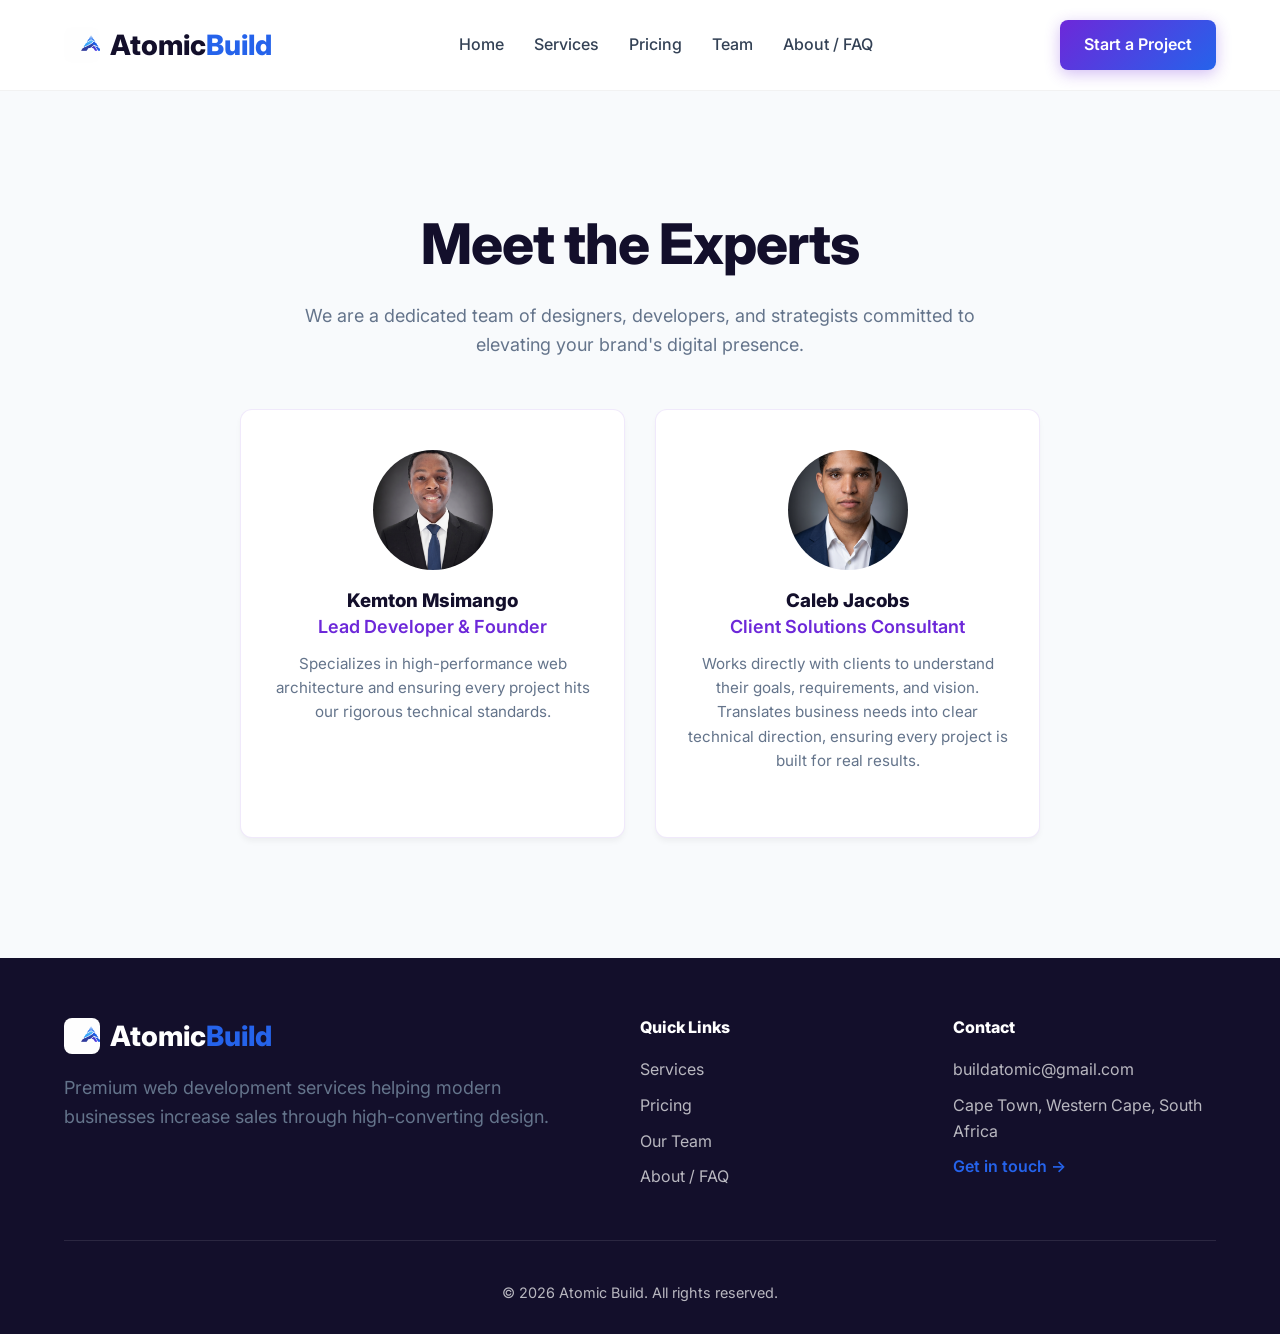
<file: team.html>
<!DOCTYPE html>
<html lang="en">
<head>
    <meta charset="UTF-8">
    <meta name="viewport" content="width=device-width, initial-scale=1.0">
    <title>Team | Atomic Build</title>
    <link rel="stylesheet" href="style.css">
</head>
<body>
    <nav class="navbar">
        <div class="container nav-container">
            <a href="index.html" class="logo">
                <div class="logo-mark"></div>
                <div class="logo-text">Atomic<span>Build</span></div>
            </a>
            <ul class="nav-links">
                <li><a href="index.html">Home</a></li>
                <li><a href="services.html">Services</a></li>
                <li><a href="pricing.html">Pricing</a></li>
                <li><a href="team.html">Team</a></li>
                <li><a href="support.html">About / FAQ</a></li>
            </ul>
            <div class="nav-actions">
                <a href="contact.html" class="btn btn-primary">Start a Project</a>
                <div class="menu-toggle"><span></span><span></span><span></span></div>
            </div>
        </div>
    </nav>

    <section class="section">
        <div class="container">
            <div class="text-center" style="max-width: 700px; margin: 0 auto 50px;">
                <h1>Meet the Experts</h1>
                <p>We are a dedicated team of designers, developers, and strategists committed to elevating your brand's digital presence.</p>
            </div>

            <div class="grid-2">
                <div class="card team-card text-center reveal">
                    <div class="team-avatar" style="background-image: url('images/kemtonpic.png');"></div>
                    <h3>Kemton Msimango</h3>
                    <p style="color: var(--secondary); font-weight: 600; margin-bottom: 10px;">Lead Developer & Founder</p>
                    <p style="font-size: 0.95rem;">Specializes in high-performance web architecture and ensuring every project hits our rigorous technical standards.</p>
                </div>
                
                <div class="card team-card text-center reveal">
                    <div class="team-avatar" style="background-image: url('images/calebpic.png');"></div>
                    <h3>Caleb Jacobs</h3>
                    <p style="color: var(--secondary); font-weight: 600; margin-bottom: 10px;">Client Solutions Consultant</p>
                    <p style="font-size: 0.95rem;">Works directly with clients to understand their goals, requirements, and vision. Translates business needs into clear technical direction, ensuring every project is built for real results.</p>
                </div>
            </div>
        </div>
    </section>

    <footer class="footer">
        <div class="container">
            <div class="footer-grid">
                <div>
                    <a href="index.html" class="footer-logo"><div class="logo-mark"></div><div class="logo-text">Atomic<span>Build</span></div></a>
                    <p>Premium web development services helping modern businesses increase sales through high-converting design.</p>
                </div>
                <div>
                    <h4>Quick Links</h4>
                    <ul><li><a href="services.html">Services</a></li><li><a href="pricing.html">Pricing</a></li><li><a href="team.html">Our Team</a></li><li><a href="support.html">About / FAQ</a></li></ul>
                </div>
                <div>
                    <h4>Contact</h4>
                    <ul><li>buildatomic@gmail.com</li><li>Cape Town, Western Cape, South Africa</li><li><a href="contact.html" style="color: var(--accent); font-weight: 600;">Get in touch →</a></li></ul>
                </div>
            </div>
            <div class="footer-bottom">&copy; 2026 Atomic Build. All rights reserved.</div>
        </div>
    </footer>
    <script src="script.js"></script>
</body>
</html>
</file>
<file: style.css>
/* style.css */
/* --- Global Variables & Reset --- */
@import url('https://fonts.googleapis.com/css2?family=Inter:wght@300;400;500;600;700;800&display=swap');

:root {
    /* Premium Purple, Blue & White Theme */
    --primary: #130f2b; /* Deepened Night Purple for better contrast */
    --secondary: #6d28d9; /* Vibrant Purple */
    --accent: #2563eb; /* Bright Blue */
    --bg-light: #f8fafc;
    --text-main: #334155;
    --text-muted: #64748B;
    --white: #FFFFFF;
    
    --shadow-sm: 0 4px 6px -1px rgba(0, 0, 0, 0.05);
    --shadow-md: 0 10px 25px -5px rgba(0, 0, 0, 0.1);
    --shadow-lg: 0 20px 40px -5px rgba(109, 40, 217, 0.15);
    --shadow-glow: 0 0 20px rgba(37, 99, 235, 0.4);
    
    /* Elegant soft glows */
    --glow-card: 0 10px 30px -5px rgba(255, 255, 255, 0.15), 0 0 25px rgba(109, 40, 217, 0.25);
    --glow-table: 0 0 20px rgba(109, 40, 217, 0.3);
    
    --transition: all 0.3s cubic-bezier(0.25, 0.8, 0.25, 1);
    --radius: 12px;
}

* {
    margin: 0;
    padding: 0;
    box-sizing: border-box;
}

html {
    scroll-behavior: smooth;
}

body {
    font-family: 'Inter', sans-serif;
    color: var(--text-main);
    background-color: var(--bg-light);
    line-height: 1.6;
    overflow-x: hidden;
}

a { text-decoration: none; color: inherit; }
ul { list-style: none; }
img { max-width: 100%; height: auto; display: block; }

/* --- Typography & Elements --- */
h1, h2, h3, h4 { color: var(--primary); font-weight: 800; line-height: 1.2; }
h1 { font-size: 2.2rem; letter-spacing: -1px; margin-bottom: 1rem; }
h2 { font-size: 1.8rem; margin-bottom: 1rem; }
p { font-size: 1rem; color: var(--text-muted); margin-bottom: 1.5rem; }

/* Desktop Typography */
@media (min-width: 768px) {
    h1 { font-size: 3.5rem; margin-bottom: 1.5rem; }
    h2 { font-size: 2.5rem; }
    p { font-size: 1.125rem; }
}

/* --- Buttons & Interactive Elements --- */
.btn {
    display: inline-flex;
    align-items: center;
    justify-content: center;
    gap: 8px;
    padding: 12px 24px;
    border-radius: 8px;
    font-weight: 600;
    cursor: pointer;
    transition: var(--transition);
    border: none;
    font-size: 0.95rem;
    text-align: center;
    position: relative;
    overflow: hidden;
    z-index: 1;
}

@media (min-width: 768px) {
    .btn {
        padding: 14px 28px;
        font-size: 1rem;
    }
}

.btn:active {
    transform: translateY(2px);
    box-shadow: 0 2px 8px rgba(109, 40, 217, 0.2);
}

.btn-primary {
    background: linear-gradient(135deg, var(--secondary), var(--accent));
    color: var(--white);
    box-shadow: 0 4px 15px rgba(109, 40, 217, 0.3);
}

.btn-primary:hover {
    transform: translateY(-3px);
    box-shadow: 0 10px 25px rgba(109, 40, 217, 0.5);
    color: var(--white);
}

.btn-outline {
    background: transparent;
    border: 2px solid var(--secondary);
    color: var(--secondary);
}

.btn-outline:hover {
    background: var(--secondary);
    color: var(--white);
    transform: translateY(-3px);
    box-shadow: 0 8px 20px rgba(109, 40, 217, 0.2);
}

/* Shine Effect Animation */
.btn-shine::after {
    content: '';
    position: absolute;
    top: 0;
    left: -100%;
    width: 50%;
    height: 100%;
    background: linear-gradient(to right, rgba(255,255,255,0) 0%, rgba(255,255,255,0.3) 50%, rgba(255,255,255,0) 100%);
    transform: skewX(-25deg);
    animation: shine 3s infinite cubic-bezier(0.4, 0, 0.2, 1);
    z-index: -1;
}

@keyframes shine {
    0% { left: -100%; }
    15% { left: 200%; }
    100% { left: 200%; }
}

/* --- Layout Containers --- */
.container {
    width: 100%;
    max-width: 1200px;
    margin: 0 auto;
    padding: 0 20px;
}
.section { padding: 80px 0; }
.text-center { text-align: center; }

@media (min-width: 768px) {
    .container { padding: 0 24px; }
    .section { padding: 120px 0; }
}

/* --- Navigation --- */
.navbar {
    background: rgba(255, 255, 255, 0.95);
    backdrop-filter: blur(10px);
    position: sticky;
    top: 0;
    z-index: 100;
    border-bottom: 1px solid rgba(0,0,0,0.05);
    padding: 15px 0;
    transition: var(--transition);
}

@media (min-width: 768px) {
    .navbar { padding: 20px 0; }
}

.nav-container {
    display: flex;
    justify-content: space-between;
    align-items: center;
}

.logo {
    display: flex;
    align-items: center;
    gap: 10px;
    transition: var(--transition);
}

.logo:hover {
    opacity: 0.9;
}

.logo-mark {
    width: 28px;
    height: 28px;
    background: linear-gradient(135deg, var(--secondary), var(--accent));
    border-radius: 6px;
    background-image: url('images/atomiclogo.png');
    background-size: cover;
}

.logo-text {
    font-size: 1.25rem;
    font-weight: 800;
    color: var(--primary);
    line-height: 1;
}

.logo-text span { color: var(--accent); }

@media (min-width: 768px) {
    .logo-mark { width: 36px; height: 36px; border-radius: 8px; }
    .logo-text { font-size: 1.75rem; }
}

.nav-links { display: none; }

@media (min-width: 992px) {
    .nav-links {
        display: flex;
        gap: 30px;
        align-items: center;
    }
    .nav-links a { font-weight: 500; transition: var(--transition); position: relative; }
    .nav-links a::after {
        content: '';
        position: absolute;
        bottom: -4px;
        left: 0;
        width: 0;
        height: 2px;
        background: var(--secondary);
        transition: width 0.3s ease;
    }
    .nav-links a:hover { color: var(--secondary); }
    .nav-links a:hover::after { width: 100%; }
}

.nav-links.active {
    display: flex;
    position: absolute;
    top: 100%;
    left: 0;
    width: 100%;
    background: rgba(255, 255, 255, 0.98);
    flex-direction: column;
    padding: 20px 0;
    box-shadow: var(--shadow-sm);
    animation: slideDown 0.3s ease forwards;
}
.nav-links.active li { margin-bottom: 15px; text-align: center; }

@keyframes slideDown {
    from { opacity: 0; transform: translateY(-10px); }
    to { opacity: 1; transform: translateY(0); }
}

.nav-actions {
    display: flex;
    align-items: center;
    gap: 12px;
}

.nav-actions .btn {
    padding: 8px 16px;
    font-size: 0.85rem;
}
@media (max-width: 480px) {
    .nav-container {
        gap: 8px;
    }

    .nav-actions {
        gap: 6px;
        flex-shrink: 0;
    }

    .nav-actions .btn {
        padding: 6px 10px;
        font-size: 0.68rem;
        line-height: 1.1;
        border-radius: 6px;
        white-space: nowrap;
    }

    .logo-text {
        font-size: 1rem;
    }

    .menu-toggle span {
        width: 20px;
    }
}
@media (min-width: 768px) {
    .nav-actions .btn {
        padding: 12px 24px;
        font-size: 1rem;
    }
}

.menu-toggle {
    display: flex;
    flex-direction: column;
    cursor: pointer;
    gap: 5px;
    z-index: 101;
}

@media (min-width: 992px) {
    .menu-toggle { display: none; }
}

.menu-toggle span {
    width: 25px;
    height: 3px;
    background: var(--primary);
    border-radius: 2px;
    transition: var(--transition);
}

.menu-toggle.active span:nth-child(1) { transform: rotate(45deg) translate(5px, 6px); }
.menu-toggle.active span:nth-child(2) { opacity: 0; }
.menu-toggle.active span:nth-child(3) { transform: rotate(-45deg) translate(5px, -6px); }

/* --- Hero Section with Premium Glow --- */
.hero {
    position: relative; 
    padding: 80px 0 100px;
    background: linear-gradient(-45deg, #0f0c29, #302b63, #130f2b, #24243e);
    background-size: 300% 300%;
    animation: premiumGradient 12s ease infinite;
    min-height: auto; 
    display: flex; 
    align-items: center;
    overflow: hidden;
}

.hero > .container { position: relative; z-index: 2; width: 100%; }

.hero-glow-1, .hero-glow-2 {
    position: absolute;
    border-radius: 50%;
    filter: blur(80px);
    opacity: 0.45;
    z-index: 0;
    pointer-events: none;
    animation: floatOrb 8s infinite alternate ease-in-out;
}

.hero-glow-1 {
    width: 300px; height: 300px;
    background: rgba(37, 99, 235, 0.6);
    top: -50px; left: -50px;
}

.hero-glow-2 {
    width: 400px; height: 400px;
    background: rgba(109, 40, 217, 0.5);
    bottom: -100px; right: 20%;
    animation-delay: -4s;
}

@media (min-width: 768px) {
    .hero-glow-1 { width: 500px; height: 500px; filter: blur(120px); top: -100px; left: -100px; }
    .hero-glow-2 { width: 600px; height: 600px; filter: blur(120px); bottom: -150px; right: 10%; }
}

.hero-grid {
    display: grid;
    grid-template-columns: 1fr;
    gap: 50px;
    align-items: center;
}

@media (min-width: 992px) {
    .hero { min-height: 90vh; padding: 140px 0 120px; }
    .hero-grid { grid-template-columns: 1fr 1fr; gap: 60px; }
}

.hero-content h1 { color: var(--white); text-shadow: 0 2px 15px rgba(0, 0, 0, 0.3); }
.hero-content p { color: #e2e8f0; font-size: 1.1rem; }

.hero-buttons { display: flex; gap: 15px; margin-top: 2rem; flex-wrap: wrap; }

/* --- 3D Device Mockups (Realistic UI) --- */
.hero-visual-section {
    padding: 40px 0;
    overflow: hidden;
}

.hero-visual-container {
    perspective: 1200px;
    position: relative;
    height: 350px;
    display: flex;
    justify-content: center;
    align-items: center;
}

@media (min-width: 768px) {
    .hero-visual-container { height: 500px; }
}

.mockup-laptop {
    width: 320px; height: 200px;
    background: var(--white);
    border: 8px solid #0f172a;
    border-radius: 8px 8px 0 0;
    position: relative;
    box-shadow: var(--glow-card);
    transform-style: preserve-3d;
    transition: transform 0.1s ease-out;
    overflow: hidden;
    display: flex; flex-direction: column;
}

.mockup-laptop::after {
    content: ''; position: absolute;
    bottom: -16px; left: -15px; right: -15px; height: 12px;
    background: #020617; border-radius: 0 0 12px 12px;
}

@media (min-width: 768px) {
    .mockup-laptop { width: 500px; height: 310px; border-width: 12px; border-radius: 12px 12px 0 0; }
    .mockup-laptop::after { bottom: -24px; left: -20px; right: -20px; height: 16px; border-radius: 0 0 16px 16px; }
}

.ui-nav { padding: 8px 12px; border-bottom: 1px solid #f1f5f9; display: flex; justify-content: space-between; align-items: center; }
.ui-nav .ui-logo { width: 30px; height: 8px; background: var(--secondary); border-radius: 4px; }
.ui-nav .ui-links { display: flex; gap: 6px; }
.ui-nav .ui-links span { width: 15px; height: 4px; background: #cbd5e1; border-radius: 2px; }
.ui-hero { padding: 20px; text-align: center; background: #f8fafc; flex-grow: 1; }
.ui-hero .ui-title { width: 60%; height: 12px; background: var(--primary); margin: 0 auto 8px; border-radius: 4px; }
.ui-hero .ui-subtitle { width: 40%; height: 6px; background: #94a3b8; margin: 0 auto 15px; border-radius: 4px; }
.ui-hero .ui-btn { width: 60px; height: 18px; background: var(--accent); margin: 0 auto; border-radius: 8px; }
.ui-cards { display: flex; gap: 8px; padding: 10px; }
.ui-cards .ui-card { flex: 1; height: 40px; background: var(--white); border: 1px solid #e2e8f0; border-radius: 4px; box-shadow: var(--shadow-sm); }

.mockup-mobile {
    width: 100px; height: 200px;
    background: var(--white);
    border: 6px solid #0f172a;
    border-radius: 16px;
    position: absolute;
    bottom: -10px; right: 10%;
    box-shadow: 15px 15px 30px rgba(0,0,0,0.4);
    transform: translateZ(50px) rotateY(-15deg);
    transition: transform 0.1s ease-out;
    overflow: hidden;
}

@media (min-width: 768px) {
    .mockup-mobile { width: 140px; height: 280px; border-width: 10px; border-radius: 24px; bottom: 20px; right: 20px; transform: translateZ(80px) rotateY(-15deg); }
}

.ui-mob-header { height: 30px; background: var(--secondary); border-radius: 0 0 8px 8px; margin-bottom: 10px; }
.ui-mob-body { padding: 0 8px; display: flex; flex-direction: column; gap: 8px; }
.ui-mob-box { width: 100%; height: 40px; background: #f1f5f9; border-radius: 6px; }
.ui-mob-line { width: 80%; height: 6px; background: #cbd5e1; border-radius: 3px; }

/* --- Partner Spotlight Section --- */
.partner-spotlight {
    background: var(--white);
}

.spotlight-grid {
    display: grid;
    grid-template-columns: 1fr;
    gap: 40px;
    align-items: center;
}

@media (min-width: 992px) {
    .spotlight-grid {
        grid-template-columns: 1fr 1fr;
        gap: 60px;
    }
}

.spotlight-content h3 {
    font-size: 1.75rem;
    margin-bottom: 20px;
}

.spotlight-visuals {
    display: flex;
    flex-direction: column;
    gap: 30px;
    width: 100%;
}

.spotlight-image-container {
    background: var(--white);
    border-radius: var(--radius);
    box-shadow: var(--shadow-lg);
    border: 1px solid rgba(0,0,0,0.05);
    overflow: hidden;
    transition: var(--transition);
    position: relative;
}

.spotlight-image-container:hover {
    box-shadow: var(--glow-card);
    transform: translateY(-5px);
}

.spotlight-image-container img {
    width: 100%;
    height: auto;
    display: block;
}

/* --- DIGITAL STOREFRONT ENHANCEMENTS --- */
.story-section {
    position: relative;
    overflow: hidden;
    background-color: var(--primary);
    background-image: radial-gradient(ellipse at bottom center, rgba(255, 255, 255, 0.18) 0%, rgba(109, 40, 217, 0.4) 35%, var(--primary) 80%);
}

.ambient-motion-bg {
    position: absolute;
    top: 0; left: 0; right: 0; bottom: 0;
    z-index: 0;
    pointer-events: none;
    overflow: hidden;
}

.ambient-motion-bg::before,
.ambient-motion-bg::after {
    content: '';
    position: absolute;
    border-radius: 50%;
    filter: blur(80px);
    opacity: 0.35;
    animation: floatAmbient 6s infinite alternate ease-in-out;
}

.ambient-motion-bg::before {
    width: 300px; height: 300px;
    background: rgba(109, 40, 217, 0.25);
    top: -50px; left: -50px;
}

.ambient-motion-bg::after {
    width: 400px; height: 400px;
    background: rgba(37, 99, 235, 0.15);
    bottom: -100px; right: -50px;
    animation-delay: -3s;
    animation-duration: 8s;
}

@keyframes floatAmbient {
    0% { transform: translate(0, 0) scale(1); }
    100% { transform: translate(40px, 40px) scale(1.1); }
}

@media (min-width: 768px) {
    .ambient-motion-bg::before { width: 500px; height: 500px; filter: blur(100px); }
    .ambient-motion-bg::after { width: 600px; height: 600px; filter: blur(100px); }
}

.story-grid {
    position: relative;
    z-index: 1;
    display: grid;
    grid-template-columns: 1fr;
    gap: 40px;
    align-items: center;
}

@media (min-width: 992px) {
    .story-grid {
        grid-template-columns: 1fr 1fr;
        gap: 60px;
    }
}

.story-image-container {
    position: relative;
    border-radius: var(--radius);
    overflow: hidden;
    box-shadow: var(--shadow-lg);
    font-size: 0;
    transition: var(--transition);
}

.story-image-container:hover {
    box-shadow: var(--glow-card);
}

.story-text-card {
    padding: 40px;
}

@media (min-width: 768px) {
    .story-text-card { padding: 50px; }
}

/* --- TRUSTED BY BUSINESS OWNERS SECTION --- */
.trust-section {
    background: var(--white);
    padding: 80px 0;
}

.trust-heading {
    font-size: 1.8rem;
    margin-bottom: 40px;
    color: var(--primary);
    text-transform: capitalize;
}

.trust-container {
    max-width: 600px;
    margin: 0 auto;
}

@keyframes premiumGlowShake {
    0%, 100% {
        box-shadow: 0 5px 25px rgba(109, 40, 217, 0.25), 0 0 15px rgba(37, 99, 235, 0.15), var(--shadow-md);
        border-color: rgba(109, 40, 217, 0.15);
        transform: translateX(0);
    }
    45% {
        box-shadow: 0 15px 40px rgba(109, 40, 217, 0.4), 0 0 35px rgba(37, 99, 235, 0.3), var(--shadow-lg);
        border-color: rgba(109, 40, 217, 0.4);
        transform: translateX(0);
    }
    85% { transform: translateX(0); }
    87% { transform: translateX(3px) rotate(0.5deg); }
    89% { transform: translateX(-3px) rotate(-0.5deg); }
    91% { transform: translateX(2px) rotate(0.5deg); }
    93% { transform: translateX(0) rotate(0); }
}

.trust-card {
    background: var(--white);
    border-radius: var(--radius);
    padding: 30px;
    box-shadow: var(--shadow-md);
    border: 1px solid rgba(0,0,0,0.04);
    transition: var(--transition);
    position: relative;
    overflow: hidden;
    animation: premiumGlowShake 3s infinite ease-in-out;
}

.trust-card::before {
    content: '';
    position: absolute;
    top: 0; left: 0; 
    width: 4px; height: 100%;
    background: linear-gradient(to bottom, var(--secondary), var(--accent));
    opacity: 0;
    transition: var(--transition);
}

.trust-card:hover {
    transform: translateY(-5px);
    box-shadow: var(--glow-card);
    border-color: rgba(109, 40, 217, 0.15);
    animation: none; 
}

.trust-card:hover::before {
    opacity: 1;
}

.trust-card-header {
    display: flex;
    align-items: center;
    gap: 15px;
    margin-bottom: 20px;
}

.trust-avatar {
    width: 50px;
    height: 50px;
    border-radius: 50%;
    object-fit: cover;
    background: #f1f5f9;
}

.trust-meta {
    flex-grow: 1;
}

.trust-name {
    font-weight: 700;
    color: var(--primary);
    font-size: 1.05rem;
    line-height: 1.2;
}

.trust-role {
    font-size: 0.85rem;
    color: var(--text-muted);
    margin-top: 2px;
}

.trust-indicator {
    display: flex;
    align-items: center;
    gap: 4px;
    font-size: 0.8rem;
    color: var(--text-muted);
    background: var(--bg-light);
    padding: 4px 10px;
    border-radius: 20px;
    border: 1px solid #e2e8f0;
    margin-left: auto; 
}

.trust-indicator svg {
    color: var(--secondary);
}

.trust-stars {
    display: flex;
    gap: 4px;
    margin-bottom: 15px;
}

.trust-review {
    font-size: 1rem;
    color: var(--text-main);
    line-height: 1.6;
    margin-bottom: 0;
}

@media (min-width: 768px) {
    .trust-section { padding: 100px 0; }
    .trust-heading { font-size: 2.2rem; margin-bottom: 50px; }
    .trust-card { padding: 40px; }
    .trust-avatar { width: 60px; height: 60px; }
    .trust-name { font-size: 1.15rem; }
    .trust-review { font-size: 1.05rem; }
}

/* --- PREMIUM ANIMATED GRADIENT CTA SECTION --- */
.cta-gradient-section {
    position: relative;
    padding: 100px 0;
    background: linear-gradient(-45deg, #0f0c29, #302b63, #130f2b, #24243e);
    background-size: 300% 300%;
    animation: premiumGradient 12s ease infinite;
    overflow: hidden;
    color: var(--white);
}

@keyframes premiumGradient {
    0% { background-position: 0% 50%; }
    50% { background-position: 100% 50%; }
    100% { background-position: 0% 50%; }
}

.cta-glow-1, .cta-glow-2 {
    position: absolute;
    border-radius: 50%;
    filter: blur(80px);
    opacity: 0.45;
    z-index: 0;
    pointer-events: none;
    animation: floatOrb 8s infinite alternate ease-in-out;
}

.cta-glow-1 {
    width: 300px; height: 300px;
    background: rgba(37, 99, 235, 0.8);
    top: -80px; left: -80px;
}

.cta-glow-2 {
    width: 400px; height: 400px;
    background: rgba(109, 40, 217, 0.7);
    bottom: -150px; right: -100px;
    animation-delay: -4s;
}

@keyframes floatOrb {
    0% { transform: translate(0, 0) scale(1); }
    100% { transform: translate(50px, 50px) scale(1.1); }
}

.cta-content-wrapper {
    position: relative;
    z-index: 1;
    max-width: 800px;
    margin: 0 auto;
}

.cta-headline {
    color: var(--white);
    font-size: 2.2rem;
    margin-bottom: 20px;
    text-shadow: 0 4px 20px rgba(0,0,0,0.3);
}

.cta-description {
    color: #e2e8f0;
    font-size: 1.1rem;
    margin-bottom: 40px;
    max-width: 650px;
    margin-left: auto;
    margin-right: auto;
    line-height: 1.7;
}

.cta-btn {
    font-size: 1.05rem;
    padding: 16px 36px;
    border-radius: 12px;
    box-shadow: 0 10px 25px rgba(0, 0, 0, 0.4), inset 0 1px 1px rgba(255,255,255,0.2);
}

.cta-btn:hover {
    box-shadow: 0 15px 35px rgba(0, 0, 0, 0.5), inset 0 1px 1px rgba(255,255,255,0.3);
}

@media (min-width: 768px) {
    .cta-gradient-section { padding: 140px 0; }
    .cta-headline { font-size: 3rem; margin-bottom: 25px; }
    .cta-description { font-size: 1.25rem; margin-bottom: 45px; }
    .cta-glow-1 { width: 500px; height: 500px; filter: blur(120px); top: -100px; left: -100px; }
    .cta-glow-2 { width: 600px; height: 600px; filter: blur(120px); bottom: -200px; right: -150px; }
    .cta-btn { font-size: 1.1rem; padding: 18px 42px; }
}

.cta-box {
    background: linear-gradient(135deg, var(--white), #f1f5f9);
    padding: 60px 40px;
    border-radius: var(--radius);
    box-shadow: var(--shadow-lg);
    border: 1px solid rgba(109, 40, 217, 0.1);
    position: relative;
    overflow: hidden;
    transition: var(--transition);
}
.cta-box::before { content: ''; position: absolute; top: -50%; left: -50%; width: 200%; height: 200%; background: radial-gradient(circle, rgba(109,40,217,0.05) 0%, transparent 60%); z-index: 0; }
.cta-box:hover { box-shadow: var(--glow-card); }
.cta-box > * { position: relative; z-index: 1; }
.cta-box h2 { font-size: 2.2rem; margin-bottom: 15px; }
.cta-box p { max-width: 600px; margin: 0 auto 30px; font-size: 1.1rem; color: var(--text-main); }


/* --- Grid & Cards --- */
.grid-2 {
    display: grid;
    grid-template-columns: 1fr;
    gap: 30px;
}

@media (min-width: 768px) {
    .grid-2 { 
        grid-template-columns: repeat(2, 1fr); 
        max-width: 800px; 
        margin-left: auto; 
        margin-right: auto; 
    }
}

.grid-3 {
    display: grid;
    grid-template-columns: 1fr;
    gap: 30px;
    margin-top: 40px;
}

@media (min-width: 768px) {
    .grid-3 { grid-template-columns: repeat(auto-fit, minmax(300px, 1fr)); margin-top: 50px; }
}

.card {
    background: var(--white);
    padding: 30px 20px;
    border-radius: var(--radius);
    box-shadow: var(--shadow-sm);
    transition: var(--transition);
    border: 1px solid rgba(0,0,0,0.03);
    position: relative;
}

@media (min-width: 768px) {
    .card { padding: 40px 30px; }
}

.card:hover {
    transform: translateY(-8px);
    box-shadow: var(--glow-card);
    border-color: rgba(109, 40, 217, 0.2);
}

/* Service Box Icons updated to pop elegantly */
.card-icon {
    width: 55px; height: 55px;
    background: linear-gradient(135deg, rgba(109, 40, 217, 0.15), rgba(37, 99, 235, 0.08));
    color: var(--secondary);
    border-radius: 14px;
    display: flex; align-items: center; justify-content: center;
    font-size: 1.5rem;
    margin-bottom: 20px;
    transition: var(--transition);
    box-shadow: inset 0 0 0 1px rgba(109, 40, 217, 0.08), 0 4px 10px rgba(109, 40, 217, 0.05);
}

.card:hover .card-icon {
    background: var(--secondary);
    color: var(--white);
    transform: scale(1.1);
    box-shadow: 0 8px 20px rgba(109, 40, 217, 0.4);
}

@media (min-width: 768px) {
    .card-icon { width: 65px; height: 65px; }
}

/* Service Image Box - Enhanced Glow */
.service-image-box {
    border-radius: var(--radius);
    overflow: hidden;
    margin-bottom: 40px;
    box-shadow: 0 0 40px rgba(109, 40, 217, 0.4), var(--shadow-md);
    transition: var(--transition);
    position: relative;
}

.service-image-box:hover {
    box-shadow: 0 0 50px rgba(109, 40, 217, 0.55), var(--shadow-lg);
}

/* Pulse Glow for Team Cards */
@keyframes purplePulse {
    0% { box-shadow: 0 0 15px rgba(109, 40, 217, 0.2); border-color: rgba(109, 40, 217, 0.1); }
    50% { box-shadow: 0 0 35px rgba(109, 40, 217, 0.6); border-color: rgba(109, 40, 217, 0.3); }
    100% { box-shadow: 0 0 15px rgba(109, 40, 217, 0.2); border-color: rgba(109, 40, 217, 0.1); }
}

.team-card {
    animation: purplePulse 4s infinite alternate ease-in-out;
    border: 1px solid rgba(109, 40, 217, 0.1);
}

.team-card:hover {
    animation: none; /* Stops pulse on hover so standard card hover applies */
}

.team-avatar {
    width: 120px;
    height: 120px;
    border-radius: 50%;
    margin: 0 auto 20px;
    background-size: cover;
    background-position: center;
    background-repeat: no-repeat;
    background-color: #cbd5e1;
}


/* --- About / FAQ Specific Elements --- */
.about-logo-wrapper { 
    display: flex; 
    justify-content: center; 
    margin: 40px 0; 
}

.about-logo-container {
    width: 150px;
    height: 150px;
    border-radius: 24px;
    background: var(--white);
    box-shadow: var(--glow-card);
    display: flex;
    align-items: center;
    justify-content: center;
    border: 1px solid rgba(109, 40, 217, 0.15);
    overflow: hidden;
}

.about-logo-container img {
    width: 100%;
    height: 100%;
    object-fit: cover;
    transform: scale(1.3);
    display: block;
}

.faq-section-wrapper {
    background: linear-gradient(to bottom, #f8fafc, #ffffff);
    padding: 60px 20px;
    border-radius: 24px;
    border: 1px solid rgba(0,0,0,0.03);
    box-shadow: var(--shadow-sm);
    margin-top: 40px;
}

@media (min-width: 768px) {
    .faq-section-wrapper { padding: 60px 40px; }
}


/* --- Pricing Specifics & Glowing Table --- */
.pricing-card {
    text-align: center;
    padding: 40px 20px;
    overflow: visible; 
    transition: transform 0.4s cubic-bezier(0.25, 0.8, 0.25, 1), box-shadow 0.4s ease, border-color 0.4s ease;
}

@media (min-width: 768px) {
    .pricing-card { padding: 50px 30px; }
}

.pricing-card:hover {
    transform: translateY(-12px) scale(1.02);
    box-shadow: var(--glow-card);
    border-color: rgba(109, 40, 217, 0.4);
}

.pricing-card.premium {
    border: 2px solid var(--secondary);
    box-shadow: var(--shadow-lg);
    position: relative;
    z-index: 2;
}

@media (min-width: 992px) {
    .pricing-card.premium { transform: scale(1.05); }
    .pricing-card.premium:hover { transform: scale(1.08) translateY(-8px); box-shadow: var(--glow-card); }
}

.pricing-card.premium::before {
    content: 'Best Value';
    position: absolute;
    top: -15px; left: 50%;
    transform: translateX(-50%);
    background: var(--secondary);
    color: var(--white);
    padding: 5px 15px;
    border-radius: 20px;
    font-size: 0.85rem;
    font-weight: 600;
}
.price { font-size: 2.5rem; font-weight: 800; color: var(--primary); margin: 15px 0; }
.price span { font-size: 1rem; color: var(--text-muted); font-weight: 400; }

@media (min-width: 768px) {
    .price { font-size: 3rem; margin: 20px 0; }
}

.feature-list { text-align: left; margin: 20px 0 30px; }
.feature-list li {
    padding: 10px 0; border-bottom: 1px solid #f1f5f9;
    display: flex; align-items: center; gap: 10px;
    font-size: 0.95rem;
}
.feature-list li::before { content: '✓'; color: var(--accent); font-weight: bold; }

/* Pricing Table Glow & Animation */
.comparison-wrapper { margin-top: 80px; }
.table-responsive { 
    overflow-x: auto; 
    -webkit-overflow-scrolling: touch; 
    border-radius: var(--radius); 
    background: var(--white); 
    border: 2px solid rgba(109, 40, 217, 0.3);
    box-shadow: 0 0 15px rgba(109, 40, 217, 0.1);
    animation: tablePulseGlow 4s infinite alternate ease-in-out;
}

@keyframes tablePulseGlow {
    0% {
        box-shadow: 0 0 10px rgba(109, 40, 217, 0.15);
        border-color: rgba(109, 40, 217, 0.3);
    }
    100% {
        box-shadow: 0 0 30px rgba(109, 40, 217, 0.4);
        border-color: rgba(109, 40, 217, 0.7);
    }
}

.compare-table { 
    width: 100%; 
    border-collapse: collapse; 
    min-width: 800px; 
}

.compare-table th, .compare-table td { 
    padding: 18px 20px; 
    text-align: left; 
    border: 2px solid #e2e8f0; 
}

.compare-table th { 
    background: #f8fafc; 
    color: var(--primary); 
    font-weight: 700; 
    font-size: 1.1rem; 
    border-top: none;
}
.compare-table th:first-child, .compare-table td:first-child { border-left: none; }
.compare-table th:last-child, .compare-table td:last-child { border-right: none; }
.compare-table tr:last-child td { border-bottom: none; }

.compare-table th.highlight { 
    background: rgba(109, 40, 217, 0.08); 
    color: var(--secondary); 
}
.compare-table td { 
    color: var(--text-main); 
    font-size: 0.95rem; 
}
.compare-table tbody tr:hover { background: #f8fafc; }
.compare-table td:nth-child(n+2), .compare-table th:nth-child(n+2) { text-align: center; } 

/* Maintenance Card */
.maintenance-card {
    background: linear-gradient(135deg, var(--primary), #2a1b54);
    color: var(--white);
    padding: 30px;
    border-radius: var(--radius);
    display: flex;
    flex-direction: column;
    gap: 20px;
    align-items: center;
    text-align: center;
    margin-top: 50px;
    box-shadow: var(--shadow-lg);
    border: 1px solid rgba(255,255,255,0.1);
    transition: var(--transition);
}

.maintenance-card:hover {
    transform: translateY(-5px);
    box-shadow: var(--glow-card);
}

.maintenance-card h3 { color: var(--white); }
.maintenance-card p { color: #cbd5e1; margin-bottom: 0; }
.maintenance-card .price { color: var(--white); margin: 0; }

@media (min-width: 768px) {
    .maintenance-card {
        flex-direction: row;
        justify-content: space-between;
        text-align: left;
        padding: 40px 50px;
    }
    .maintenance-card > div:first-child { flex: 1; padding-right: 40px; }
    .maintenance-card .price-wrap { display: flex; flex-direction: column; align-items: flex-end; }
}

/* --- FAQ Accordion --- */
.faq-container { max-width: 800px; margin: 0 auto; }
.faq-item {
    background: var(--white);
    border: 1px solid #e2e8f0;
    border-radius: 8px;
    margin-bottom: 15px;
    box-shadow: var(--shadow-sm);
    overflow: hidden;
    transition: var(--transition);
}
.faq-item:hover {
    border-color: rgba(109, 40, 217, 0.2);
    box-shadow: var(--shadow-md);
}
.faq-question {
    padding: 20px;
    cursor: pointer;
    display: flex;
    justify-content: space-between;
    align-items: center;
    font-weight: 600;
    color: var(--primary);
    font-size: 1.05rem;
    user-select: none;
}
.faq-question svg {
    width: 20px;
    height: 20px;
    transition: transform 0.3s ease;
    color: var(--secondary);
}
.faq-answer {
    padding: 0 20px;
    max-height: 0;
    overflow: hidden;
    transition: max-height 0.3s ease, padding 0.3s ease;
    color: var(--text-muted);
    line-height: 1.6;
}
.faq-item.active .faq-answer {
    padding: 0 20px 20px;
    max-height: 500px;
}
.faq-item.active .faq-question svg {
    transform: rotate(180deg);
}


/* --- Contact & Forms --- */
.contact-grid { display: grid; grid-template-columns: 1fr; gap: 40px; }

@media (min-width: 992px) {
    .contact-grid { grid-template-columns: 1fr 1fr; gap: 60px; }
}

.form-wrapper {
    box-shadow: var(--shadow-md);
    border: 1px solid rgba(109, 40, 217, 0.1);
    transition: var(--transition);
}

.form-wrapper:hover {
    box-shadow: var(--glow-card);
    border-color: rgba(109, 40, 217, 0.25);
}

.form-group { margin-bottom: 20px; text-align: left; }
.form-group label { display: block; font-weight: 600; margin-bottom: 8px; color: var(--primary); font-size: 0.95rem; }
.form-group input, .form-group textarea, .form-group select {
    width: 100%; padding: 14px 15px;
    border: 1px solid #cbd5e1; border-radius: 8px;
    font-family: inherit; font-size: 1rem;
    transition: var(--transition);
    background: #f8fafc;
}
.form-group input:focus, .form-group textarea:focus, .form-group select:focus {
    outline: none; 
    border-color: var(--secondary); 
    background: var(--white); 
    box-shadow: 0 0 0 4px rgba(109, 40, 217, 0.15);
}

/* --- Footer --- */
.footer {
    background: var(--primary);
    color: rgba(255,255,255,0.7);
    padding: 60px 0 30px;
}
.footer-grid {
    display: grid; grid-template-columns: 1fr; gap: 40px;
    margin-bottom: 40px; border-bottom: 1px solid rgba(255,255,255,0.1); padding-bottom: 40px;
}

@media (min-width: 768px) {
    .footer-grid { grid-template-columns: 2fr 1fr 1fr; gap: 50px; }
}

.footer-logo { display: flex; align-items: center; gap: 10px; margin-bottom: 20px; transition: var(--transition); }
.footer-logo:hover { opacity: 0.8; }
.footer-logo .logo-text { color: var(--white); }
.footer h4 { color: var(--white); margin-bottom: 20px; }
.footer ul li { margin-bottom: 10px; transition: var(--transition); }
.footer ul li a { position: relative; transition: var(--transition); }
.footer ul li a:hover { color: var(--white); transform: translateX(5px); display: inline-block; }
.footer-bottom { text-align: center; font-size: 0.9rem; }

/* --- Motion Utilities --- */
.reveal {
    opacity: 0;
    transform: translateY(30px);
    transition: all 0.8s cubic-bezier(0.25, 0.8, 0.25, 1);
}
.reveal.active {
    opacity: 1;
    transform: translateY(0);
}
</file>
